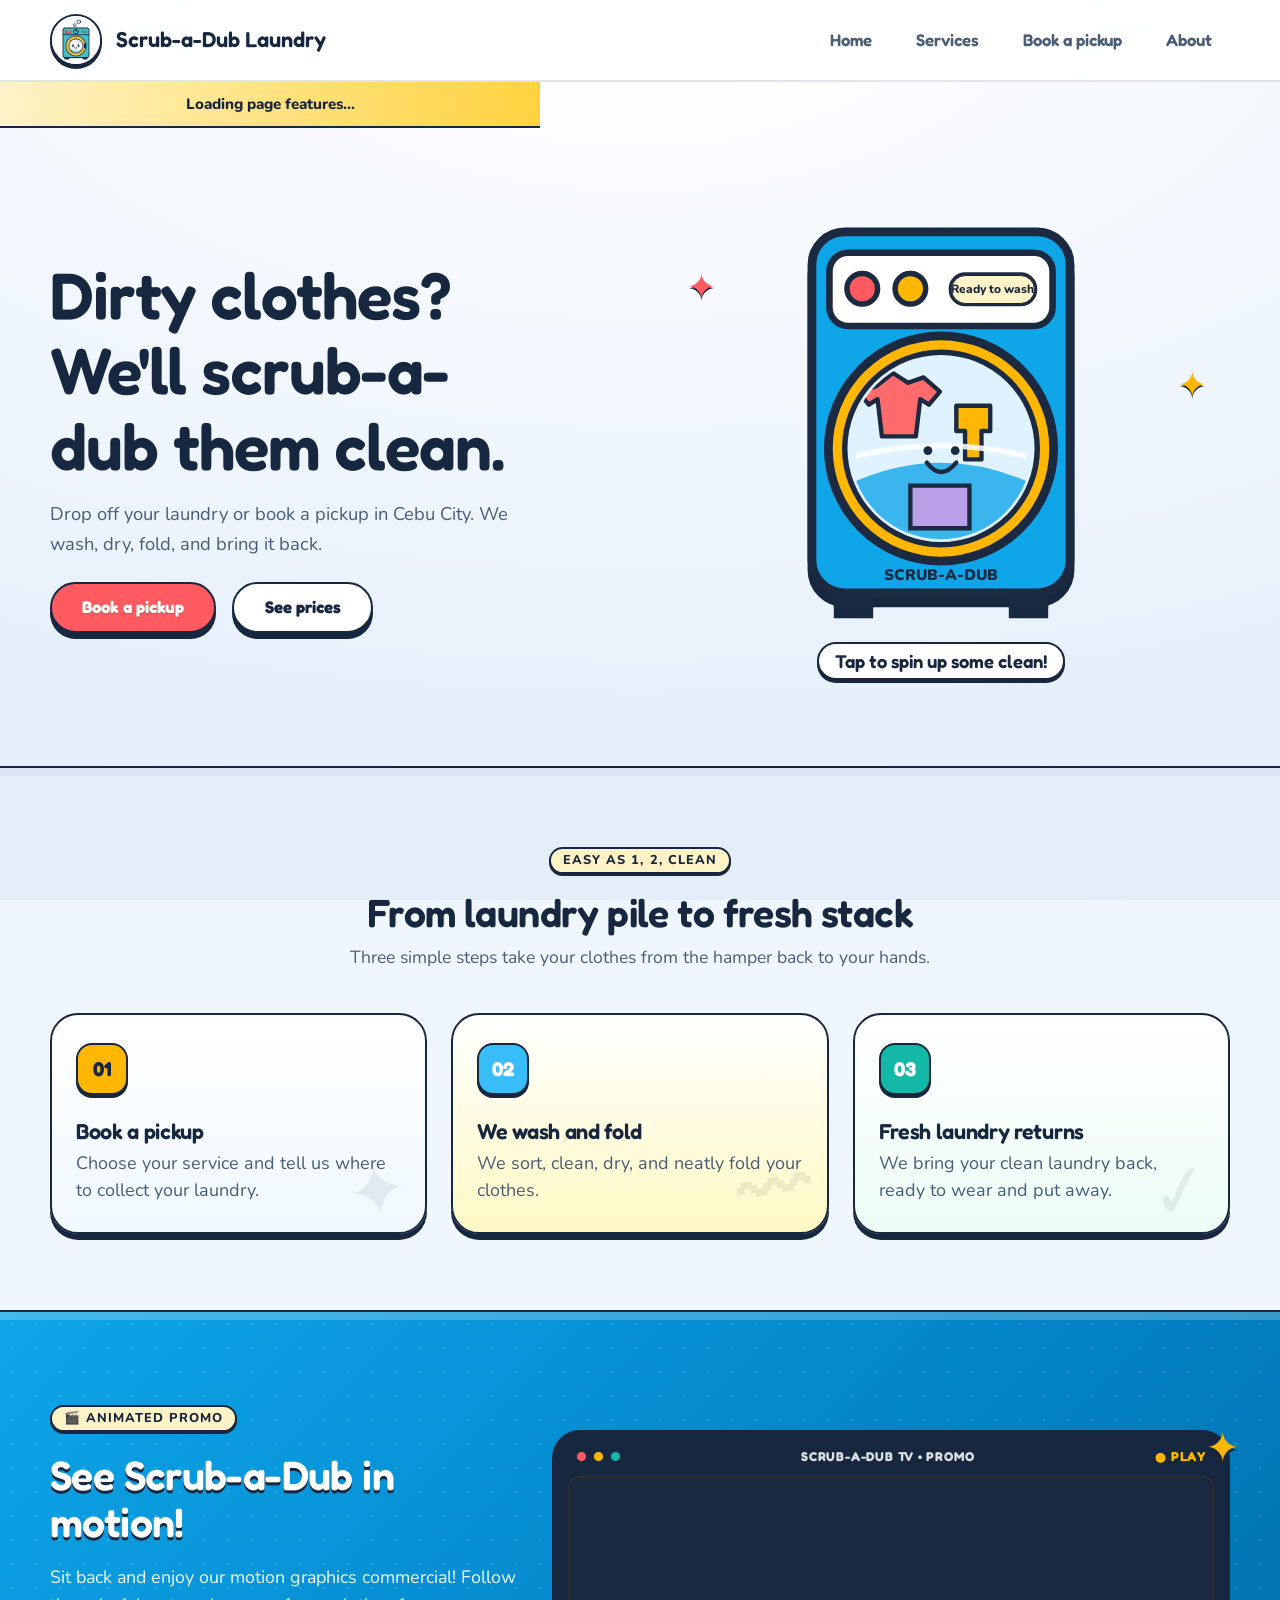
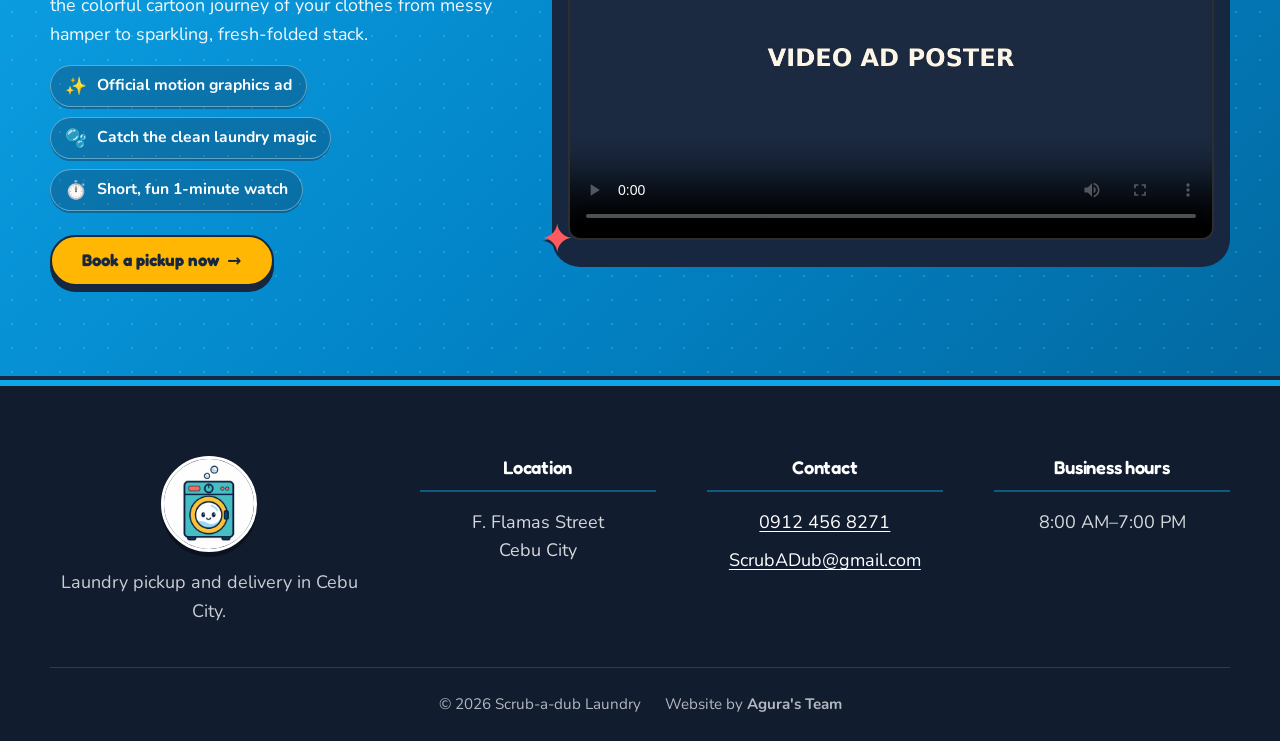
<file: index.html>
<!doctype html>
<html lang="en">
<head>
<meta charset="utf-8">
<meta name="viewport" content="width=device-width, initial-scale=1">
<title>Scrub-a-dub Laundry | Laundry pickup and delivery in Cebu City</title>
<meta name="description" content="Laundry pickup and delivery in Cebu City. Wash, dry, fold, and return.">
<link rel="icon" href="assets/logo-option-4.png">
<link rel="preconnect" href="https://fonts.googleapis.com"><link rel="preconnect" href="https://fonts.gstatic.com" crossorigin>
<link rel="stylesheet" href="https://fonts.googleapis.com/css2?family=Fredoka:wght@500;600&family=Nunito:wght@400;700&display=swap">
<link rel="stylesheet" href="style.css">
<link rel="stylesheet" href="https://pyscript.net/releases/2025.8.1/core.css">
<script type="module" src="https://pyscript.net/releases/2025.8.1/core.js"></script>
</head>
<body>
<div class="bubble-background" aria-hidden="true">
<i class="bubble-background__bubble"></i><i class="bubble-background__bubble"></i><i class="bubble-background__bubble"></i><i class="bubble-background__bubble"></i><i class="bubble-background__bubble"></i><i class="bubble-background__bubble"></i><i class="bubble-background__bubble"></i><i class="bubble-background__bubble"></i><i class="bubble-background__bubble"></i><i class="bubble-background__bubble"></i><i class="bubble-background__bubble"></i><i class="bubble-background__bubble"></i><i class="bubble-background__bubble"></i><i class="bubble-background__bubble"></i>
</div>
<header class="site-header"><div class="wrap bar">
<a class="brand" href="index.html"><img class="brand-mark" src="assets/logo-option-4.png" alt=""><span>Scrub-a-Dub Laundry</span></a>
<button id="nav-toggle" class="nav-toggle" aria-expanded="false" aria-controls="nav">Menu</button>
<nav id="nav" class="nav" aria-label="Main"><a href="index.html">Home</a><a href="services.html">Services</a><a href="order.html">Book a pickup</a><a href="about.html">About</a></nav>
</div></header>
<p id="loading" class="loading" role="status">Loading page features...</p>
<main>

<section class="hero"><div class="wrap grid12">
<div class="c-6"><h1>Dirty clothes? We'll scrub-a-dub them clean.</h1>
<p>Drop off your laundry or book a pickup in Cebu City. We wash, dry, fold, and bring it back.</p>
<div class="actions"><a class="btn" href="order.html">Book a pickup</a><a class="btn btn--ghost" href="services.html">See prices</a></div></div>
<div class="c-6 washer-scene">
<span class="washer-spark washer-spark--one" aria-hidden="true">✦</span><span class="washer-spark washer-spark--two" aria-hidden="true">✦</span>
<button id="machine" class="commercial-washer" type="button" aria-busy="false" aria-label="Start the washing machine">
<svg class="washer-illustration" viewBox="0 0 320 380" role="img" aria-labelledby="washer-title washer-description">
<title id="washer-title">Scrub-a-Dub cartoon washing machine</title><desc id="washer-description">A smiling teal washing machine with colorful laundry inside its round glass door.</desc>
<defs><clipPath id="washer-window-clip"><circle cx="160" cy="218" r="83"/></clipPath></defs>
<path d="M62 345h36v19H62zm160 0h36v19h-36z" fill="#1B2A41"/>
<rect x="42" y="20" width="236" height="330" rx="30" fill="#2EC4B6" stroke="#1B2A41" stroke-width="8"/>
<rect x="58" y="39" width="204" height="67" rx="17" fill="#FFF6E5" stroke="#1B2A41" stroke-width="6"/>
<circle cx="88" cy="72" r="14" fill="#FF6B6B" stroke="#1B2A41" stroke-width="5"/>
<circle cx="132" cy="72" r="14" fill="#FFD23F" stroke="#1B2A41" stroke-width="5"/>
<rect x="169" y="59" width="77" height="27" rx="13" fill="#fff" stroke="#1B2A41" stroke-width="4"/>
<circle cx="160" cy="218" r="103" fill="#FFD23F" stroke="#1B2A41" stroke-width="8"/>
<circle cx="160" cy="218" r="88" fill="#B9F1E9" stroke="#1B2A41" stroke-width="5"/>
<g class="washer-spin" clip-path="url(#washer-window-clip)">
<path d="M77 250q83-38 166 0v70H77z" fill="#2EC4B6" opacity=".78"/>
<path d="M101 161l15-12 14 9 14-5 15 13-10 12-8-5-4 34h-31l-4-34-8 5-10-12z" fill="#FF6B6B" stroke="#1B2A41" stroke-width="4" stroke-linejoin="round"/>
<path d="M174 179h31v23h-8v26h-15v-26h-8z" fill="#FFD23F" stroke="#1B2A41" stroke-width="4" stroke-linejoin="round"/>
<path d="M132 252h54v39h-54z" rx="8" fill="#B9A0E8" stroke="#1B2A41" stroke-width="4"/>
<path d="M82 225q78-19 156 0" fill="none" stroke="#fff" stroke-width="5" opacity=".85"/>
</g>
<g class="washer-smile" fill="#1B2A41"><circle cx="148" cy="220" r="4"/><circle cx="173" cy="220" r="4"/><path d="M147 231q13 17 27 0" fill="none" stroke="#1B2A41" stroke-width="4" stroke-linecap="round"/></g>
<text x="160" y="338" text-anchor="middle" fill="#1B2A41" font-family="Nunito, sans-serif" font-size="14" font-weight="900">SCRUB-A-DUB</text>
</svg>
<span id="status" class="washer-status" role="status">Ready to wash</span>
<span class="washer-burst" aria-hidden="true"><i></i><i></i><i></i><i></i><i></i><i></i><i></i><i></i><i></i><i></i><i></i><i></i></span>
</button>
<p class="washer-hint">Tap to spin up some clean!</p>
</div>
</div></section>
<section class="section how-it-works"><div class="wrap">
<div class="steps-heading"><span class="eyebrow">Easy as 1, 2, clean</span><h2>From laundry pile to fresh stack</h2><p>Three simple steps take your clothes from the hamper back to your hands.</p></div>
<ol class="steps">
<li><span class="num">01</span><div><h3>Book a pickup</h3><p>Choose your service and tell us where to collect your laundry.</p></div><span class="step-doodle" aria-hidden="true">✦</span></li>
<li><span class="num">02</span><div><h3>We wash and fold</h3><p>We sort, clean, dry, and neatly fold your clothes.</p></div><span class="step-doodle" aria-hidden="true">〰</span></li>
<li><span class="num">03</span><div><h3>Fresh laundry returns</h3><p>We bring your clean laundry back, ready to wear and put away.</p></div><span class="step-doodle" aria-hidden="true">✓</span></li>
</ol></div></section>
<section class="video-showcase"><div class="wrap grid12">
<div class="c-5 video-showcase__copy">
<span class="eyebrow">🎬 Animated Promo</span>
<h2>See Scrub-a-Dub in motion!</h2>
<p>Sit back and enjoy our motion graphics commercial! Follow the colorful cartoon journey of your clothes from messy hamper to sparkling, fresh-folded stack.</p>
<ul class="video-perks">
<li><span>✨</span> Official motion graphics ad</li>
<li><span>🫧</span> Catch the clean laundry magic</li>
<li><span>⏱️</span> Short, fun 1-minute watch</li>
</ul>
<div class="video-cta"><a class="btn" href="order.html">Book a pickup now <span aria-hidden="true">→</span></a></div>
</div>
<div class="c-7 video-showcase__media">
<div class="video-console">
<div class="video-console__header" aria-hidden="true">
<span class="console-dots"><i></i><i></i><i></i></span>
<span class="console-title">SCRUB-A-DUB TV • PROMO</span>
<span class="console-live">● PLAY</span>
</div>
<div class="video-frame">
<video controls preload="metadata" poster="assets/ad-poster.jpg">
<source src="assets/ad.mp4" type="video/mp4">
Your browser can't play this video.
</video>
</div>
</div>
<span class="console-spark console-spark--one" aria-hidden="true">✦</span>
<span class="console-spark console-spark--two" aria-hidden="true">✦</span>
</div>
</div></section>
</main>
<footer class="site-footer"><div class="wrap footer-wrap">
<div class="footer-grid">
<section class="footer-brand"><img src="assets/logo-option-4.png" alt="Scrub-a-Dub Laundry logo" width="96" height="96"><p>Laundry pickup and delivery in Cebu City.</p></section>
<section class="footer-column"><h2>Location</h2><address>F. Flamas Street<br>Cebu City</address></section>
<section class="footer-column"><h2>Contact</h2><p><a href="tel:+639124568271">0912 456 8271</a><a href="mailto:ScrubADub@gmail.com">ScrubADub@gmail.com</a></p></section>
<section class="footer-column"><h2>Business hours</h2><p>8:00 AM–7:00 PM</p></section>
</div><div class="footer-bottom"><span>© 2026 Scrub-a-dub Laundry</span><span>Website by <strong>Agura's Team</strong></span></div>
</div></footer>
<script type="py" config="./pyscript.toml">
import nav, washing_machine, background_bubbles
from pyscript import document
document.querySelector("#loading").remove()
</script>
</body>
</html>
</file>
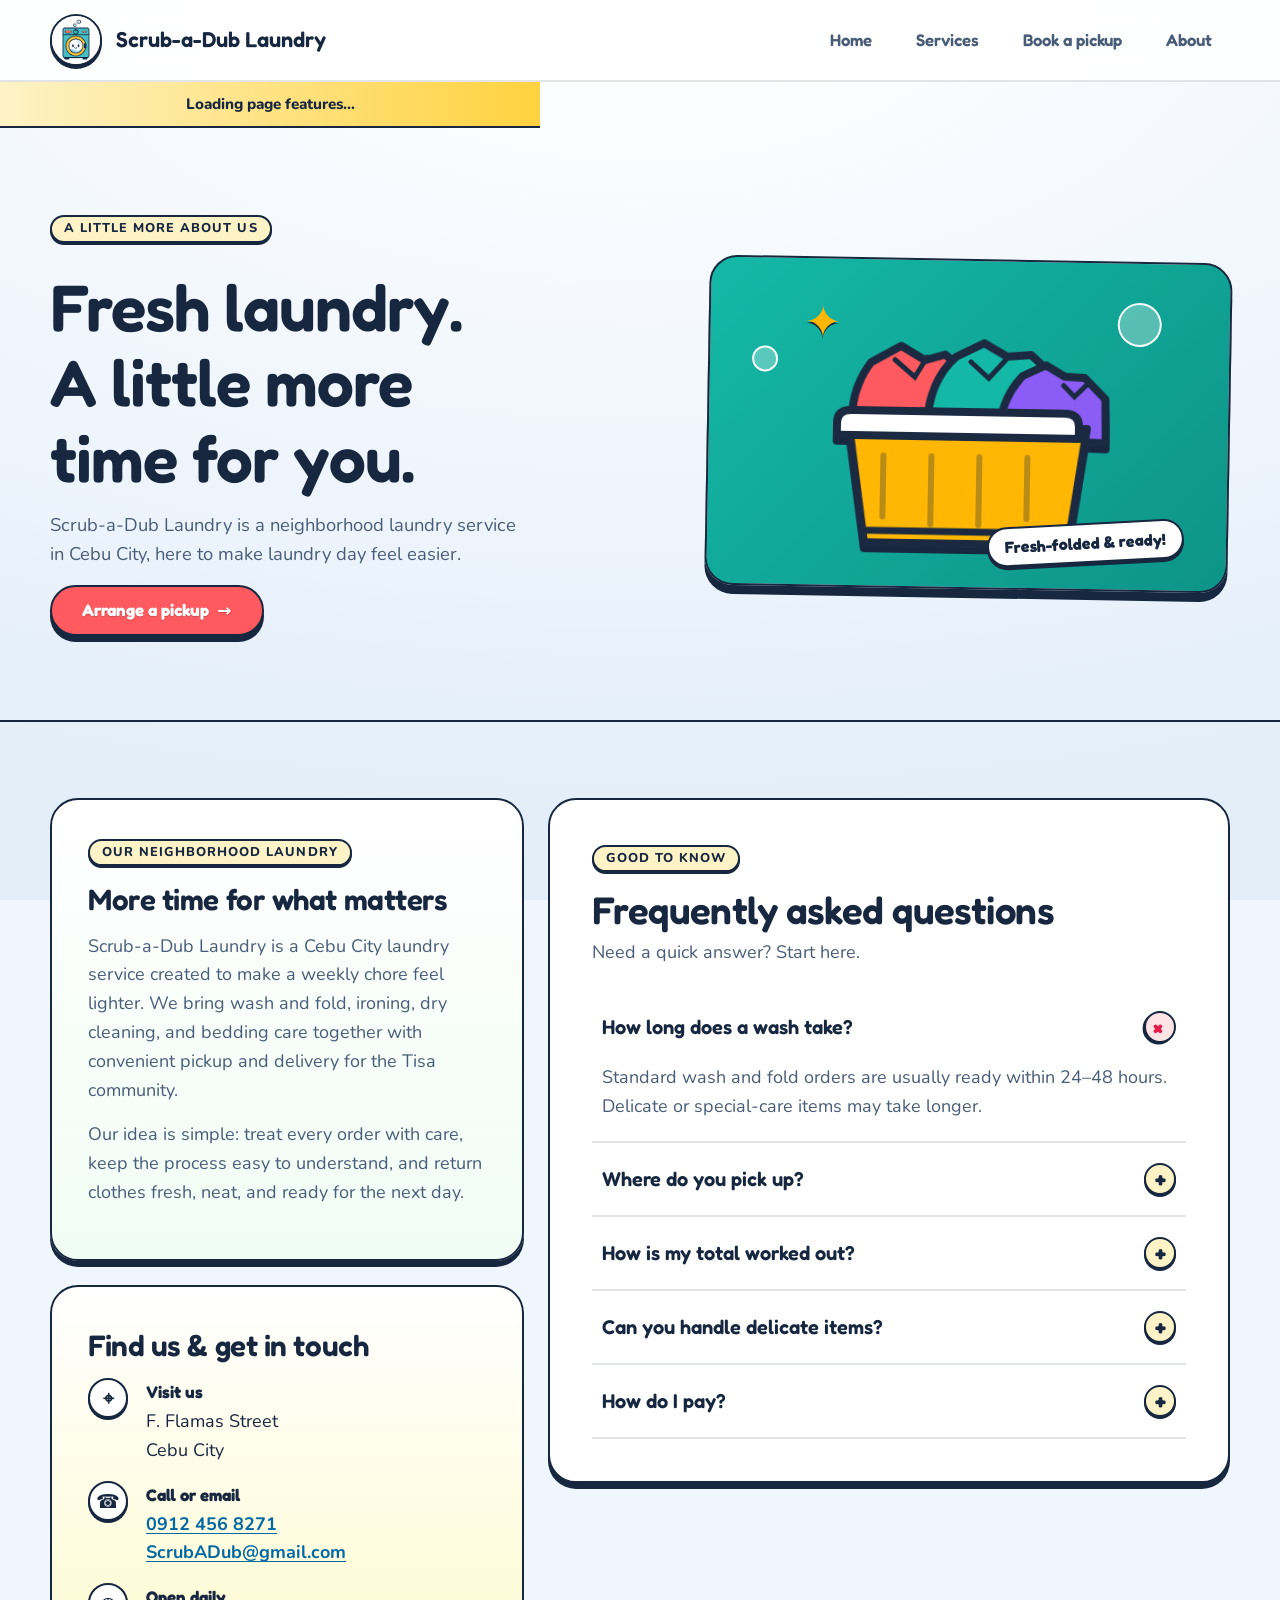
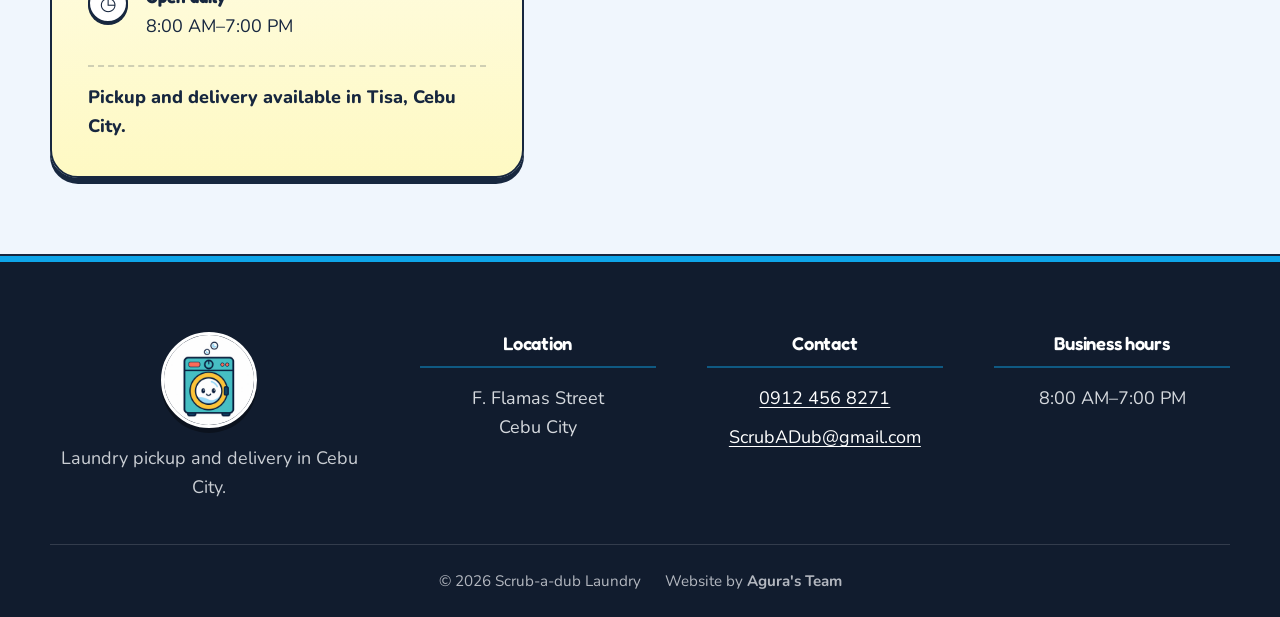
<file: about.html>
<!doctype html>
<html lang="en">
<head>
<meta charset="utf-8">
<meta name="viewport" content="width=device-width, initial-scale=1">
<title>About | Scrub-a-dub Laundry</title>
<meta name="description" content="About Scrub-a-dub Laundry, hours, and common questions.">
<link rel="icon" href="assets/logo-option-4.png">
<link rel="preconnect" href="https://fonts.googleapis.com"><link rel="preconnect" href="https://fonts.gstatic.com" crossorigin>
<link rel="stylesheet" href="https://fonts.googleapis.com/css2?family=Fredoka:wght@500;600&family=Nunito:wght@400;700&display=swap">
<link rel="stylesheet" href="style.css">
<link rel="stylesheet" href="https://pyscript.net/releases/2025.8.1/core.css">
<script type="module" src="https://pyscript.net/releases/2025.8.1/core.js"></script>
</head>
<body>
<div class="bubble-background" aria-hidden="true">
<i class="bubble-background__bubble"></i><i class="bubble-background__bubble"></i><i class="bubble-background__bubble"></i><i class="bubble-background__bubble"></i><i class="bubble-background__bubble"></i><i class="bubble-background__bubble"></i><i class="bubble-background__bubble"></i><i class="bubble-background__bubble"></i><i class="bubble-background__bubble"></i><i class="bubble-background__bubble"></i><i class="bubble-background__bubble"></i><i class="bubble-background__bubble"></i><i class="bubble-background__bubble"></i><i class="bubble-background__bubble"></i>
</div>
<header class="site-header"><div class="wrap bar">
<a class="brand" href="index.html"><img class="brand-mark" src="assets/logo-option-4.png" alt=""><span>Scrub-a-Dub Laundry</span></a>
<button id="nav-toggle" class="nav-toggle" aria-expanded="false" aria-controls="nav">Menu</button>
<nav id="nav" class="nav" aria-label="Main"><a href="index.html">Home</a><a href="services.html">Services</a><a href="order.html">Book a pickup</a><a href="about.html">About</a></nav>
</div></header>
<p id="loading" class="loading" role="status">Loading page features...</p>
<main>

<section class="about-hero"><div class="wrap about-hero-grid">
<div class="about-intro"><span class="eyebrow">A little more about us</span><h1>Fresh laundry. A little more time for you.</h1><p>Scrub-a-Dub Laundry is a neighborhood laundry service in Cebu City, here to make laundry day feel easier.</p><a class="btn" href="order.html">Arrange a pickup <span aria-hidden="true">→</span></a></div>
<div class="about-art" aria-hidden="true"><span class="about-art__bubble about-art__bubble--one"></span><span class="about-art__bubble about-art__bubble--two"></span><span class="about-art__spark">✦</span><svg class="about-art__laundry" viewBox="0 0 420 300" role="presentation">
<g class="about-art__clothes">
<path class="about-art__cloth about-art__cloth--coral" d="M102 166c-15-20-6-54 10-76l30-17 24 14 20-6 29 22 8 63z" fill="#FF6B6B" stroke="#1B2A41" stroke-width="8" stroke-linejoin="round"/>
<path class="about-art__cloth about-art__cloth--teal" d="M175 165c-12-25 0-62 22-82l28-14 23 13 24-2 27 24 7 62z" fill="#2EC4B6" stroke="#1B2A41" stroke-width="8" stroke-linejoin="round"/>
<path class="about-art__cloth about-art__cloth--purple" d="M245 164c-7-20 3-46 19-63l23-11 19 11 20 1 21 21 1 44z" fill="#B9A0E8" stroke="#1B2A41" stroke-width="8" stroke-linejoin="round"/>
<path d="m136 87 20 17 12-20m44 4 18 16 17-19m58 25 11 11 12-12" fill="none" stroke="#1B2A41" stroke-width="5" stroke-linecap="round"/>
</g>
<g class="about-art__basket"><path d="M91 153h238l-17 117H108z" fill="#FFD23F" stroke="#1B2A41" stroke-width="8" stroke-linejoin="round"/><path d="M79 151q0-13 14-13h214q14 0 14 13v12H79z" fill="#FFF6E5" stroke="#1B2A41" stroke-width="8" stroke-linejoin="round"/><path d="M126 183v61m48-61v68m48-68v68m48-68v61" stroke="#1B2A41" stroke-width="6" stroke-linecap="round" opacity=".3"/><path d="M111 258h198" stroke="#1B2A41" stroke-width="7" stroke-linecap="round"/></g>
</svg><span class="about-art__label">Fresh-folded &amp; ready!</span></div>
</div></section>
<section class="section about-details"><div class="wrap about-layout">
<div class="about-side"><article class="story-card"><span class="eyebrow">Our neighborhood laundry</span><h2>More time for what matters</h2><p>Scrub-a-Dub Laundry is a Cebu City laundry service created to make a weekly chore feel lighter. We bring wash and fold, ironing, dry cleaning, and bedding care together with convenient pickup and delivery for the Tisa community.</p><p>Our idea is simple: treat every order with care, keep the process easy to understand, and return clothes fresh, neat, and ready for the next day.</p></article>
<section class="contact-card"><h2>Find us &amp; get in touch</h2><address><span class="contact-icon" aria-hidden="true">⌖</span><span><strong>Visit us</strong><br>F. Flamas Street<br>Cebu City</span></address><div class="contact-detail"><span class="contact-icon" aria-hidden="true">☎</span><span><strong>Call or email</strong><br><a href="tel:+639124568271">0912 456 8271</a><br><a href="mailto:ScrubADub@gmail.com">ScrubADub@gmail.com</a></span></div><div class="contact-detail"><span class="contact-icon" aria-hidden="true">◷</span><span><strong>Open daily</strong><br>8:00 AM–7:00 PM</span></div><p class="pickup-note">Pickup and delivery available in Tisa, Cebu City.</p></section></div>
<section class="about-faq-card" aria-labelledby="faq-title"><div class="about-faq-heading"><span class="eyebrow">Good to know</span><h2 id="faq-title">Frequently asked questions</h2><p>Need a quick answer? Start here.</p></div><ul class="faq">
<li class="faq-item open"><button class="faq-q" id="faq-q-1" aria-expanded="true" aria-controls="faq-a-1">How long does a wash take?</button><div class="faq-a" id="faq-a-1" role="region" aria-labelledby="faq-q-1"><div><p>Standard wash and fold orders are usually ready within 24–48 hours. Delicate or special-care items may take longer.</p></div></div></li>
<li class="faq-item"><button class="faq-q" id="faq-q-2" aria-expanded="false" aria-controls="faq-a-2">Where do you pick up?</button><div class="faq-a" id="faq-a-2" role="region" aria-labelledby="faq-q-2"><div><p>Pickup and delivery are available in Tisa, Cebu City.</p></div></div></li>
<li class="faq-item"><button class="faq-q" id="faq-q-3" aria-expanded="false" aria-controls="faq-a-3">How is my total worked out?</button><div class="faq-a" id="faq-a-3" role="region" aria-labelledby="faq-q-3"><div><p>Your total depends on the service and laundry weight, plus any rush or delivery options. Try the calculator on the Services page.</p></div></div></li>
<li class="faq-item"><button class="faq-q" id="faq-q-4" aria-expanded="false" aria-controls="faq-a-4">Can you handle delicate items?</button><div class="faq-a" id="faq-a-4" role="region" aria-labelledby="faq-q-4"><div><p>Yes. Please point out delicate pieces and check the care label when you book. We'll separate them and follow the garment instructions; items needing special treatment will be confirmed with you first.</p></div></div></li>
<li class="faq-item"><button class="faq-q" id="faq-q-5" aria-expanded="false" aria-controls="faq-a-5">How do I pay?</button><div class="faq-a" id="faq-a-5" role="region" aria-labelledby="faq-q-5"><div><p>Pay by GCash, Maya, or cash when your laundry is picked up or delivered.</p></div></div></li>
</ul></section></div></section>
</main>
<footer class="site-footer"><div class="wrap footer-wrap">
<div class="footer-grid">
<section class="footer-brand"><img src="assets/logo-option-4.png" alt="Scrub-a-Dub Laundry logo" width="96" height="96"><p>Laundry pickup and delivery in Cebu City.</p></section>
<section class="footer-column"><h2>Location</h2><address>F. Flamas Street<br>Cebu City</address></section>
<section class="footer-column"><h2>Contact</h2><p><a href="tel:+639124568271">0912 456 8271</a><a href="mailto:ScrubADub@gmail.com">ScrubADub@gmail.com</a></p></section>
<section class="footer-column"><h2>Business hours</h2><p>8:00 AM–7:00 PM</p></section>
</div><div class="footer-bottom"><span>© 2026 Scrub-a-dub Laundry</span><span>Website by <strong>Agura's Team</strong></span></div>
</div></footer>
<script type="py" config="./pyscript.toml">
import nav, faq, background_bubbles
from pyscript import document
document.querySelector("#loading").remove()
</script>
</body>
</html>
</file>
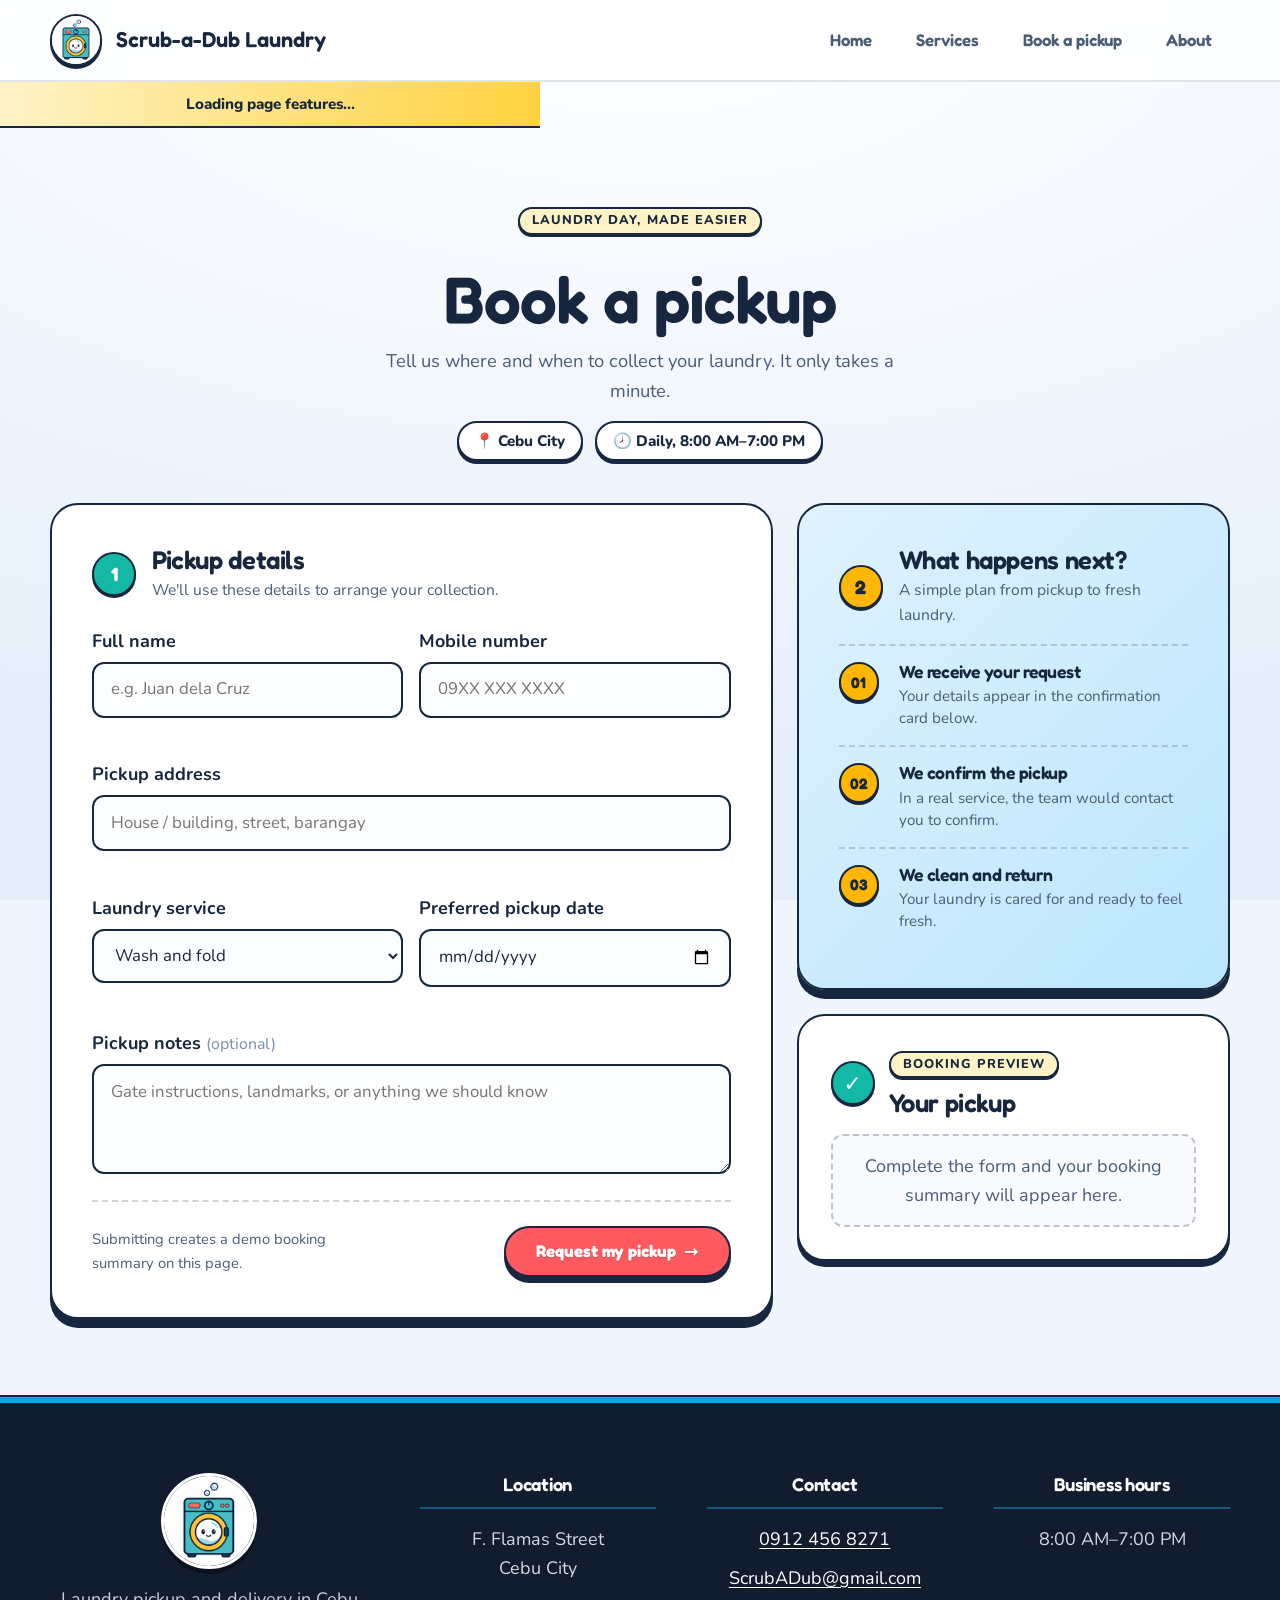
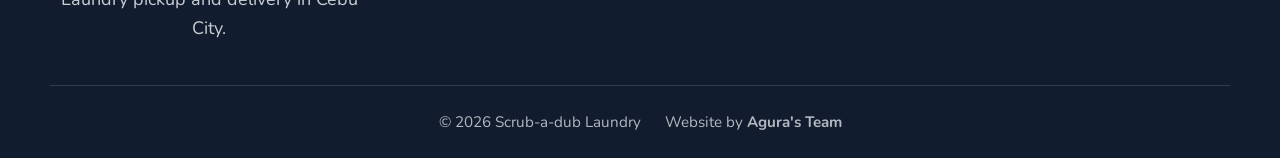
<file: order.html>
<!doctype html>
<html lang="en">
<head>
<meta charset="utf-8">
<meta name="viewport" content="width=device-width, initial-scale=1">
<title>Book a pickup | Scrub-a-dub Laundry</title>
<meta name="description" content="Book a laundry pickup in Cebu City.">
<link rel="icon" href="assets/logo-option-4.png">
<link rel="preconnect" href="https://fonts.googleapis.com"><link rel="preconnect" href="https://fonts.gstatic.com" crossorigin>
<link rel="stylesheet" href="https://fonts.googleapis.com/css2?family=Fredoka:wght@500;600&family=Nunito:wght@400;700&display=swap">
<link rel="stylesheet" href="style.css">
<link rel="stylesheet" href="https://pyscript.net/releases/2025.8.1/core.css">
<script type="module" src="https://pyscript.net/releases/2025.8.1/core.js"></script>
</head>
<body>
<div class="bubble-background" aria-hidden="true">
<i class="bubble-background__bubble"></i><i class="bubble-background__bubble"></i><i class="bubble-background__bubble"></i><i class="bubble-background__bubble"></i><i class="bubble-background__bubble"></i><i class="bubble-background__bubble"></i><i class="bubble-background__bubble"></i><i class="bubble-background__bubble"></i><i class="bubble-background__bubble"></i><i class="bubble-background__bubble"></i><i class="bubble-background__bubble"></i><i class="bubble-background__bubble"></i><i class="bubble-background__bubble"></i><i class="bubble-background__bubble"></i>
</div>
<header class="site-header"><div class="wrap bar">
<a class="brand" href="index.html"><img class="brand-mark" src="assets/logo-option-4.png" alt=""><span>Scrub-a-Dub Laundry</span></a>
<button id="nav-toggle" class="nav-toggle" aria-expanded="false" aria-controls="nav">Menu</button>
<nav id="nav" class="nav" aria-label="Main"><a href="index.html">Home</a><a href="services.html">Services</a><a href="order.html">Book a pickup</a><a href="about.html">About</a></nav>
</div></header>
<p id="loading" class="loading" role="status">Loading page features...</p>
<main>

<section class="booking-hero"><div class="wrap">
<div class="booking-heading"><span class="eyebrow">Laundry day, made easier</span><h1>Book a pickup</h1><p>Tell us where and when to collect your laundry. It only takes a minute.</p><div class="booking-pills"><span>📍 Cebu City</span><span>🕗 Daily, 8:00 AM–7:00 PM</span></div></div>
<div class="booking-layout">
<section class="booking-form-card" aria-labelledby="booking-form-title">
<div class="booking-card-heading"><span class="step-chip">1</span><div><h2 id="booking-form-title">Pickup details</h2><p>We'll use these details to arrange your collection.</p></div></div>
<form id="booking-form" novalidate>
<div class="booking-fields">
<div class="field" id="f-name"><label for="b-name">Full name</label><input id="b-name" class="in" type="text" autocomplete="name" placeholder="e.g. Juan dela Cruz"><p class="err" id="e-name"></p></div>
<div class="field" id="f-phone"><label for="b-phone">Mobile number</label><input id="b-phone" class="in" type="tel" placeholder="09XX XXX XXXX" autocomplete="tel"><p class="err" id="e-phone"></p></div>
<div class="field booking-wide" id="f-address"><label for="b-address">Pickup address</label><input id="b-address" class="in" type="text" placeholder="House / building, street, barangay" autocomplete="street-address"><p class="err" id="e-address"></p></div>
<div class="field"><label for="b-service">Laundry service</label><select id="b-service" class="in"><option value="wash">Wash and fold</option><option value="dry">Dry cleaning</option><option value="iron">Ironing</option><option value="bed">Bedding</option></select></div>
<div class="field" id="f-date"><label for="b-date">Preferred pickup date</label><input id="b-date" class="in" type="date"><p class="err" id="e-date"></p></div>
<div class="field booking-wide"><label for="b-notes">Pickup notes <span class="label-soft">(optional)</span></label><textarea id="b-notes" class="in" rows="3" placeholder="Gate instructions, landmarks, or anything we should know"></textarea></div>
</div>
<div class="booking-submit"><p>Submitting creates a demo booking summary on this page.</p><button class="btn" type="submit">Request my pickup <span aria-hidden="true">→</span></button></div>
</form></section>
<div class="booking-side">
<section class="next-card"><div class="booking-card-heading"><span class="step-chip step-chip--sun">2</span><div><h2>What happens next?</h2><p>A simple plan from pickup to fresh laundry.</p></div></div>
<ol class="pickup-steps"><li><span>01</span><div><h3>We receive your request</h3><p>Your details appear in the confirmation card below.</p></div></li><li><span>02</span><div><h3>We confirm the pickup</h3><p>In a real service, the team would contact you to confirm.</p></div></li><li><span>03</span><div><h3>We clean and return</h3><p>Your laundry is cared for and ready to feel fresh.</p></div></li></ol></section>
<aside id="confirmation" class="confirm booking-confirm" tabindex="-1" aria-live="polite"><div class="confirm-top"><span class="confirm-icon" aria-hidden="true">✓</span><div><span class="eyebrow">Booking preview</span><h2>Your pickup</h2></div></div>
<p id="c-empty" class="confirm-empty">Complete the form and your booking summary will appear here.</p>
<div id="ticket" class="ticket" hidden><span class="stamp">BOOKED</span><h3>Thanks, <span id="c-name"></span></h3><dl>
<div class="line"><dt>Reference</dt><dd id="c-ref"></dd></div>
<div class="line"><dt>Service</dt><dd id="c-service"></dd></div>
<div class="line"><dt>Pickup date</dt><dd id="c-date"></dd></div></dl>
<p class="small mt">Demo only: this request is not sent to a real laundry service.</p></div>
</aside></div></div></section>
</main>
<footer class="site-footer"><div class="wrap footer-wrap">
<div class="footer-grid">
<section class="footer-brand"><img src="assets/logo-option-4.png" alt="Scrub-a-Dub Laundry logo" width="96" height="96"><p>Laundry pickup and delivery in Cebu City.</p></section>
<section class="footer-column"><h2>Location</h2><address>F. Flamas Street<br>Cebu City</address></section>
<section class="footer-column"><h2>Contact</h2><p><a href="tel:+639124568271">0912 456 8271</a><a href="mailto:ScrubADub@gmail.com">ScrubADub@gmail.com</a></p></section>
<section class="footer-column"><h2>Business hours</h2><p>8:00 AM–7:00 PM</p></section>
</div><div class="footer-bottom"><span>© 2026 Scrub-a-dub Laundry</span><span>Website by <strong>Agura's Team</strong></span></div>
</div></footer>
<script type="py" config="./pyscript.toml">
import nav, booking, background_bubbles
from pyscript import document
document.querySelector("#loading").remove()
</script>
</body>
</html>
</file>
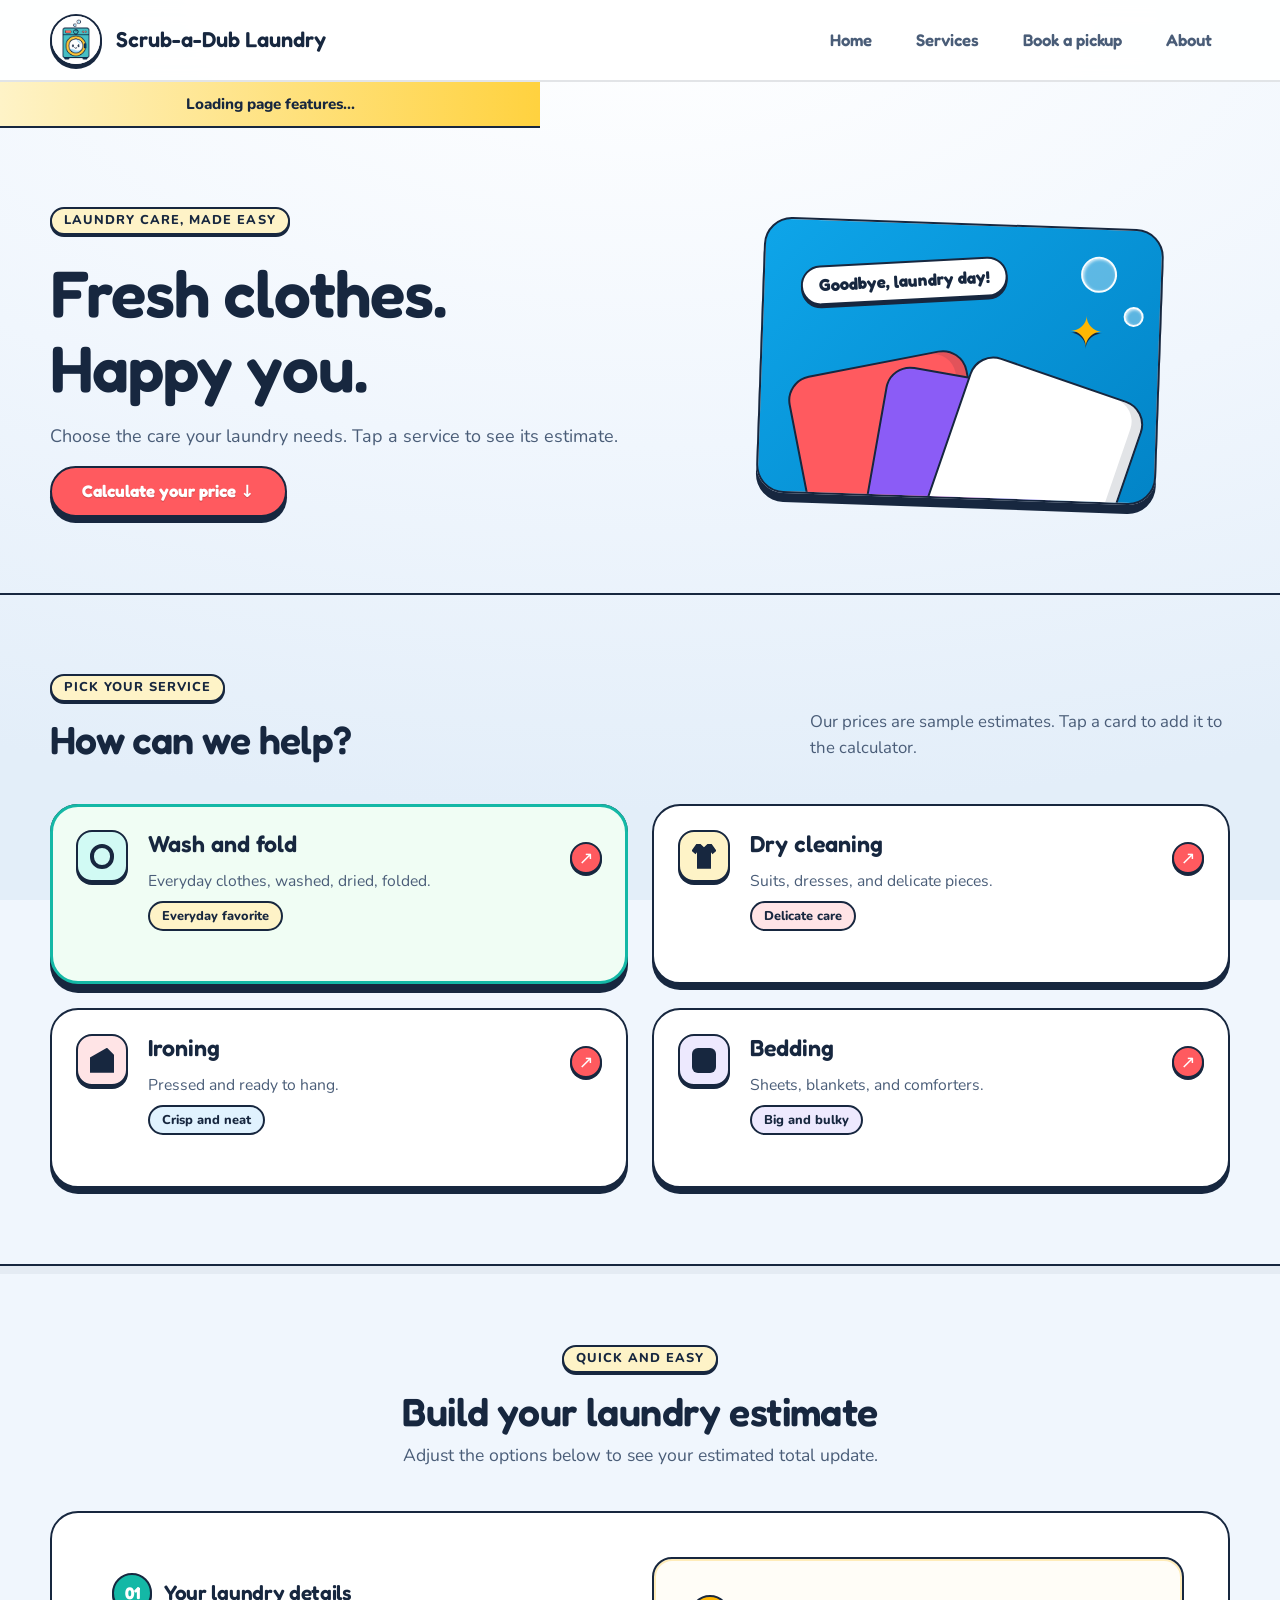
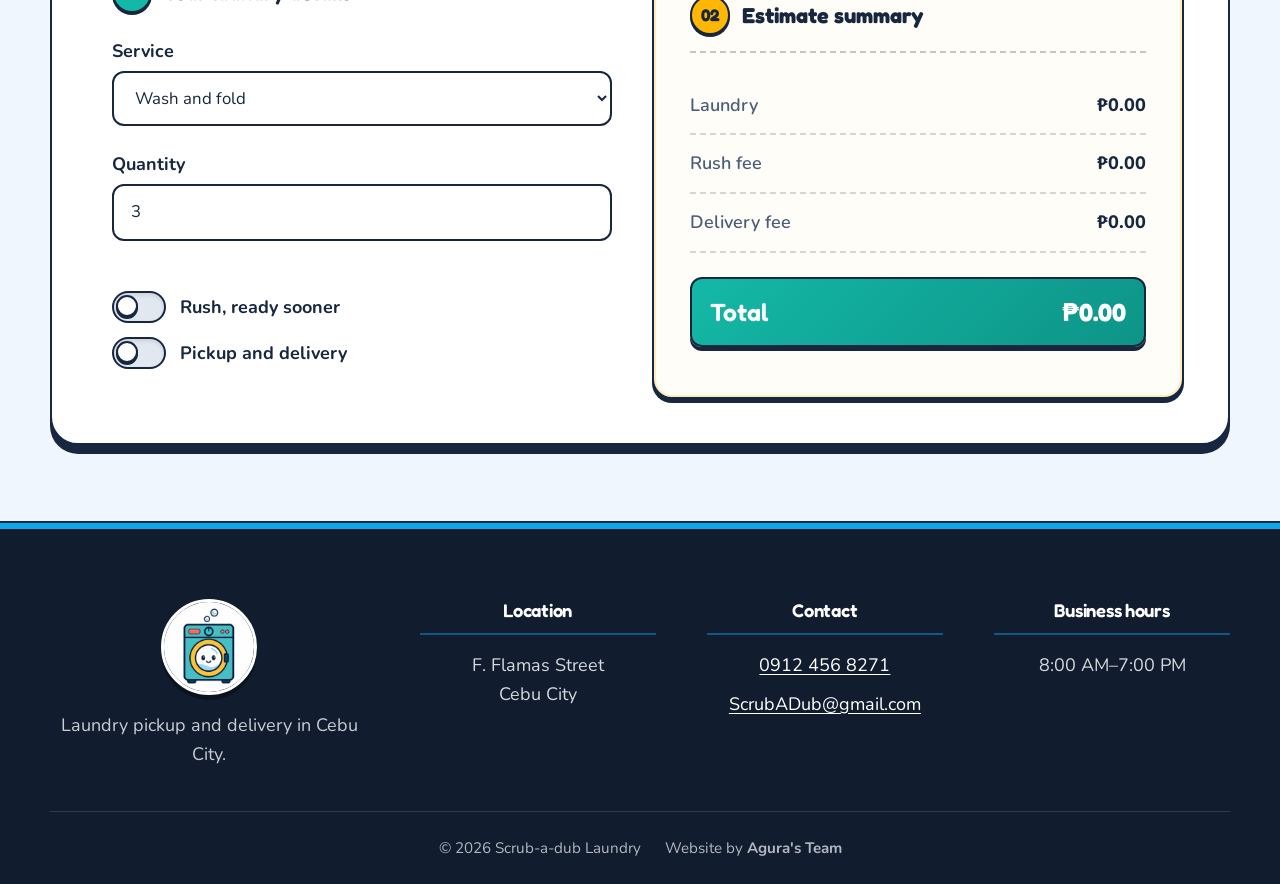
<file: services.html>
<!doctype html>
<html lang="en">
<head>
<meta charset="utf-8">
<meta name="viewport" content="width=device-width, initial-scale=1">
<title>Services and prices | Scrub-a-dub Laundry</title>
<meta name="description" content="Laundry services and a price calculator.">
<link rel="icon" href="assets/logo-option-4.png">
<link rel="preconnect" href="https://fonts.googleapis.com"><link rel="preconnect" href="https://fonts.gstatic.com" crossorigin>
<link rel="stylesheet" href="https://fonts.googleapis.com/css2?family=Fredoka:wght@500;600&family=Nunito:wght@400;700&display=swap">
<link rel="stylesheet" href="style.css">
<link rel="stylesheet" href="https://pyscript.net/releases/2025.8.1/core.css">
<script type="module" src="https://pyscript.net/releases/2025.8.1/core.js"></script>
</head>
<body>
<div class="bubble-background" aria-hidden="true">
<i class="bubble-background__bubble"></i><i class="bubble-background__bubble"></i><i class="bubble-background__bubble"></i><i class="bubble-background__bubble"></i><i class="bubble-background__bubble"></i><i class="bubble-background__bubble"></i><i class="bubble-background__bubble"></i><i class="bubble-background__bubble"></i><i class="bubble-background__bubble"></i><i class="bubble-background__bubble"></i><i class="bubble-background__bubble"></i><i class="bubble-background__bubble"></i><i class="bubble-background__bubble"></i><i class="bubble-background__bubble"></i>
</div>
<header class="site-header"><div class="wrap bar">
<a class="brand" href="index.html"><img class="brand-mark" src="assets/logo-option-4.png" alt=""><span>Scrub-a-Dub Laundry</span></a>
<button id="nav-toggle" class="nav-toggle" aria-expanded="false" aria-controls="nav">Menu</button>
<nav id="nav" class="nav" aria-label="Main"><a href="index.html">Home</a><a href="services.html">Services</a><a href="order.html">Book a pickup</a><a href="about.html">About</a></nav>
</div></header>
<p id="loading" class="loading" role="status">Loading page features...</p>
<main>

<section class="services-hero"><div class="wrap services-intro">
<div><span class="eyebrow">Laundry care, made easy</span><h1>Fresh clothes.<br>Happy you.</h1><p>Choose the care your laundry needs. Tap a service to see its estimate.</p><a class="btn" href="#calculator">Calculate your price ↓</a></div>
<div class="services-promo" aria-hidden="true"><span class="promo-spark">✦</span><span class="promo-bubble promo-bubble--one"></span><span class="promo-bubble promo-bubble--two"></span><span class="promo-label">Goodbye, laundry day!</span><span class="promo-fold promo-fold--one"></span><span class="promo-fold promo-fold--two"></span><span class="promo-fold promo-fold--three"></span></div>
</div></section>
<section class="section service-section"><div class="wrap">
<div class="section-heading"><div><span class="eyebrow">Pick your service</span><h2>How can we help?</h2></div><p>Our prices are sample estimates. Tap a card to add it to the calculator.</p></div>
<ul class="svc-list">
<li><button class="svc" data-service="wash" aria-pressed="true"><span class="ico ico--wash" aria-hidden="true"></span><span class="svc-copy"><span class="name">Wash and fold</span><span class="svc-desc">Everyday clothes, washed, dried, folded.</span><span class="svc-tag">Everyday favorite</span></span><span class="svc-end"><span class="price"></span><span class="svc-arrow" aria-hidden="true">↗</span></span></button></li>
<li><button class="svc" data-service="dry" aria-pressed="false"><span class="ico ico--dry" aria-hidden="true"></span><span class="svc-copy"><span class="name">Dry cleaning</span><span class="svc-desc">Suits, dresses, and delicate pieces.</span><span class="svc-tag">Delicate care</span></span><span class="svc-end"><span class="price"></span><span class="svc-arrow" aria-hidden="true">↗</span></span></button></li>
<li><button class="svc" data-service="iron" aria-pressed="false"><span class="ico ico--iron" aria-hidden="true"></span><span class="svc-copy"><span class="name">Ironing</span><span class="svc-desc">Pressed and ready to hang.</span><span class="svc-tag">Crisp and neat</span></span><span class="svc-end"><span class="price"></span><span class="svc-arrow" aria-hidden="true">↗</span></span></button></li>
<li><button class="svc" data-service="bed" aria-pressed="false"><span class="ico ico--bed" aria-hidden="true"></span><span class="svc-copy"><span class="name">Bedding</span><span class="svc-desc">Sheets, blankets, and comforters.</span><span class="svc-tag">Big and bulky</span></span><span class="svc-end"><span class="price"></span><span class="svc-arrow" aria-hidden="true">↗</span></span></button></li>
</ul></div></section>
<section class="calculator-section" id="calculator"><div class="wrap">
<div class="calculator-heading"><span class="eyebrow">Quick and easy</span><h2>Build your laundry estimate</h2><p>Adjust the options below to see your estimated total update.</p></div>
<div class="calculator-panel grid12">
<div class="c-6 fields"><div class="calculator-fields-heading"><span class="step-chip">01</span><h3>Your laundry details</h3></div>
<div class="field"><label for="service">Service</label><select id="service" class="in"><option value="wash">Wash and fold</option><option value="dry">Dry cleaning</option><option value="iron">Ironing</option><option value="bed">Bedding</option></select></div>
<div class="field"><label for="kilos" id="qty-label">Quantity</label><input id="kilos" class="in" type="number" min="1" max="100" step="0.5" value="3"><p id="calc-msg" class="msg" role="alert"></p></div>
<label class="toggle"><input type="checkbox" id="rush"><span class="track"></span>Rush, ready sooner</label>
<label class="toggle"><input type="checkbox" id="delivery"><span class="track"></span>Pickup and delivery</label></div>
<div class="c-6"><div class="receipt" aria-live="polite"><div class="receipt-heading"><span class="step-chip step-chip--sun">02</span><span>Estimate summary</span></div><dl>
<div class="line"><dt>Laundry</dt><dd id="r-sub">₱0.00</dd></div>
<div class="line"><dt>Rush fee</dt><dd id="r-rush">₱0.00</dd></div>
<div class="line"><dt>Delivery fee</dt><dd id="r-del">₱0.00</dd></div>
<div class="line total"><dt>Total</dt><dd id="r-total">₱0.00</dd></div></dl></div></div>
</div></div></section>
</main>
<footer class="site-footer"><div class="wrap footer-wrap">
<div class="footer-grid">
<section class="footer-brand"><img src="assets/logo-option-4.png" alt="Scrub-a-Dub Laundry logo" width="96" height="96"><p>Laundry pickup and delivery in Cebu City.</p></section>
<section class="footer-column"><h2>Location</h2><address>F. Flamas Street<br>Cebu City</address></section>
<section class="footer-column"><h2>Contact</h2><p><a href="tel:+639124568271">0912 456 8271</a><a href="mailto:ScrubADub@gmail.com">ScrubADub@gmail.com</a></p></section>
<section class="footer-column"><h2>Business hours</h2><p>8:00 AM–7:00 PM</p></section>
</div><div class="footer-bottom"><span>© 2026 Scrub-a-dub Laundry</span><span>Website by <strong>Agura's Team</strong></span></div>
</div></footer>
<script type="py" config="./pyscript.toml">
import nav, calculator, background_bubbles
from pyscript import document
document.querySelector("#loading").remove()
</script>
</body>
</html>
</file>
<file: style.css>
/* ==========================================================================
   Scrub-a-Dub Laundry — Modern Cartoon Re-Design
   Handcrafted, playful, animated, clean & vibrant.
   ========================================================================== */

/* 1. Design Tokens */
:root {
  /* Vibrant Fresh Laundry Palette */
  --ink: #17273F;
  --ink-soft: #4A5D78;
  --ink-muted: #8397B0;
  --navy: var(--ink);

  /* Backgrounds & Canvas */
  --bg-sky: #F0F6FD;
  --bg-sky-alt: #E6F0FA;
  --surface: #FFFFFF;
  --surface-alt: #F8FAFD;
  --cream: #FFFDF6;

  /* Fresh Bubbly Accents */
  --teal: #14B8A6;
  --teal-deep: #0D9488;
  --teal-light: #D1FAF4;
  --mint: #A7F3D0;

  --cyan: #0284C7;
  --cyan-deep: #0369A1;
  --cyan-light: #E0F2FE;

  --sun: #FFB703;
  --sun-deep: #F59E0B;
  --sun-light: #FEF3C7;

  --coral: #FF5A5F;
  --coral-deep: #E11D48;
  --coral-light: #FFE4E6;

  --lilac: #8B5CF6;
  --lilac-light: #EDE9FE;

  /* Typography */
  --f-head: "Fredoka", system-ui, -apple-system, sans-serif;
  --f-body: "Nunito", system-ui, -apple-system, sans-serif;

  /* Spacing */
  --s1: 6px;
  --s2: 10px;
  --s3: 16px;
  --s4: 24px;
  --s5: 42px;
  --s6: 76px;

  /* Border Radii */
  --r-sm: 12px;
  --r: 20px;
  --r-lg: 28px;
  --r-pill: 9999px;

  /* Cartoon 3D Line & Depth */
  --border-ink: 2.5px solid var(--ink);
  --border-ink-sm: 2px solid var(--ink);
  --shadow-3d-sm: 0 4px 0 var(--ink);
  --shadow-3d: 0 6px 0 var(--ink);
  --shadow-3d-lg: 0 9px 0 var(--ink);
  --shadow-float: 0 12px 28px -6px rgba(23, 39, 63, 0.12), 0 4px 0 var(--ink);

  /* Animation Curves */
  --ease-bounce: cubic-bezier(0.34, 1.56, 0.64, 1);
  --ease-smooth: cubic-bezier(0.16, 1, 0.3, 1);
  --t-press: 100ms;
  --t-hover: 220ms;

  /* Fluid Type Scale */
  --fs-body: clamp(1rem, 0.95rem + 0.25vw, 1.125rem);
  --fs-h1: clamp(2.3rem, 1.4rem + 3.4vw, 4.1rem);
  --fs-h2: clamp(1.7rem, 1.25rem + 1.5vw, 2.45rem);
  --fs-h3: 1.3rem;
}

/* 2. Reset & Global Layout */
*, *::before, *::after {
  box-sizing: border-box;
}

html {
  scroll-behavior: smooth;
  background-color: var(--bg-sky);
}

body {
  margin: 0;
  background: radial-gradient(130% 90% at 50% 0%, #FFFFFF 0%, var(--bg-sky) 55%, #E3EEF9 100%);
  background-attachment: fixed;
  color: var(--ink);
  font: var(--fs-body) / 1.6 var(--f-body);
  position: relative;
  isolation: isolate;
  min-height: 100vh;
  -webkit-font-smoothing: antialiased;
}

img, video {
  max-width: 100%;
  height: auto;
  display: block;
}

button, input, select, textarea {
  font: inherit;
  color: inherit;
}

:focus-visible {
  outline: 3px solid var(--cyan);
  outline-offset: 3px;
}

/* 3. Decorative Floating Cartoon Soap Bubbles */
.bubble-background {
  position: fixed;
  inset: 0;
  overflow: hidden;
  z-index: 0;
  pointer-events: none;
}

.site-header,
main,
body > main,
.site-footer,
body > footer,
#loading {
  position: relative;
  z-index: 1;
}

.bubble-background__bubble {
  position: absolute;
  bottom: -90px;
  left: var(--bubble-left);
  width: var(--bubble-size);
  aspect-ratio: 1;
  border-radius: 50%;
  background: radial-gradient(circle at 32% 28%, rgba(255, 255, 255, 0.92) 0%, rgba(224, 242, 254, 0.55) 30%, rgba(199, 210, 254, 0.28) 65%, rgba(45, 212, 191, 0.42) 92%, rgba(14, 165, 233, 0.58) 100%);
  border: 2px solid rgba(255, 255, 255, 0.85);
  box-shadow: 
    inset -3px -3px 8px rgba(14, 165, 233, 0.32),
    inset 2px 2px 7px rgba(255, 255, 255, 0.95),
    0 4px 12px rgba(14, 165, 233, 0.15);
  opacity: 0.68;
  pointer-events: auto;
  cursor: pointer;
  animation: background-bubble-rise var(--bubble-speed) linear var(--bubble-delay) infinite;
  transition: transform 0.2s var(--ease-bounce), opacity 0.2s ease;
}

.bubble-background__bubble::after {
  content: "";
  position: absolute;
  top: 16%;
  left: 20%;
  width: 26%;
  height: 20%;
  border-radius: 50%;
  background: rgba(255, 255, 255, 0.95);
  transform: rotate(-35deg);
  filter: blur(0.5px);
}

.bubble-background__bubble:hover {
  transform: scale(1.15);
  opacity: 0.95;
}

.bubble-background__bubble:nth-child(1)  { --bubble-left: 3%;  --bubble-size: 68px; --bubble-speed: 24s; --bubble-delay: -4s;  --bubble-sway: 34px; }
.bubble-background__bubble:nth-child(2)  { --bubble-left: 11%; --bubble-size: 50px; --bubble-speed: 19s; --bubble-delay: -12s; --bubble-sway: -24px; }
.bubble-background__bubble:nth-child(3)  { --bubble-left: 19%; --bubble-size: 84px; --bubble-speed: 29s; --bubble-delay: -7s;  --bubble-sway: 42px; }
.bubble-background__bubble:nth-child(4)  { --bubble-left: 28%; --bubble-size: 58px; --bubble-speed: 21s; --bubble-delay: -16s; --bubble-sway: -34px; }
.bubble-background__bubble:nth-child(5)  { --bubble-left: 36%; --bubble-size: 74px; --bubble-speed: 26s; --bubble-delay: -2s;  --bubble-sway: 28px; }
.bubble-background__bubble:nth-child(6)  { --bubble-left: 44%; --bubble-size: 46px; --bubble-speed: 18s; --bubble-delay: -10s; --bubble-sway: -28px; }
.bubble-background__bubble:nth-child(7)  { --bubble-left: 52%; --bubble-size: 88px; --bubble-speed: 31s; --bubble-delay: -18s; --bubble-sway: 38px; }
.bubble-background__bubble:nth-child(8)  { --bubble-left: 60%; --bubble-size: 62px; --bubble-speed: 22s; --bubble-delay: -5s;  --bubble-sway: -28px; }
.bubble-background__bubble:nth-child(9)  { --bubble-left: 68%; --bubble-size: 76px; --bubble-speed: 25s; --bubble-delay: -14s; --bubble-sway: 32px; }
.bubble-background__bubble:nth-child(10) { --bubble-left: 76%; --bubble-size: 52px; --bubble-speed: 20s; --bubble-delay: -8s;  --bubble-sway: -38px; }
.bubble-background__bubble:nth-child(11) { --bubble-left: 83%; --bubble-size: 90px; --bubble-speed: 28s; --bubble-delay: -1s;  --bubble-sway: 26px; }
.bubble-background__bubble:nth-child(12) { --bubble-left: 90%; --bubble-size: 60px; --bubble-speed: 21s; --bubble-delay: -16s; --bubble-sway: -30px; }
.bubble-background__bubble:nth-child(13) { --bubble-left: 95%; --bubble-size: 72px; --bubble-speed: 27s; --bubble-delay: -11s; --bubble-sway: 34px; }
.bubble-background__bubble:nth-child(14) { --bubble-left: 24%; --bubble-size: 56px; --bubble-speed: 23s; --bubble-delay: -20s; --bubble-sway: -22px; }

/* 4. Typography & Base Helpers */
h1, h2, h3 {
  font-family: var(--f-head);
  font-weight: 600;
  line-height: 1.15;
  color: var(--ink);
  margin: 0 0 var(--s3);
  letter-spacing: -0.015em;
}

h1 { font-size: var(--fs-h1); }
h2 { font-size: var(--fs-h2); }
h3 { font-size: var(--fs-h3); }

p {
  margin: 0 0 var(--s3);
  max-width: 60ch;
  color: var(--ink-soft);
}

.small {
  font-size: 0.92rem;
  color: var(--ink-muted);
}

.eyebrow {
  display: inline-flex;
  align-items: center;
  gap: 6px;
  padding: 4px 12px;
  border: var(--border-ink-sm);
  border-radius: var(--r-pill);
  background: var(--sun-light);
  color: var(--ink);
  font: 800 0.8rem / 1.2 var(--f-body);
  letter-spacing: 0.08em;
  text-transform: uppercase;
  margin-bottom: var(--s2);
  box-shadow: 0 2px 0 var(--ink);
}

.loading {
  margin: 0;
  padding: var(--s2) var(--s3);
  background: linear-gradient(90deg, #FEF3C7, #FFD23F, #FEF3C7);
  background-size: 200% 100%;
  animation: loading-shimmer 2s infinite linear;
  color: var(--ink);
  text-align: center;
  font-weight: 800;
  font-size: 0.95rem;
  border-bottom: var(--border-ink-sm);
}

@keyframes loading-shimmer {
  0% { background-position: 200% 0; }
  100% { background-position: -200% 0; }
}

/* 5. Layout Containers */
.wrap {
  width: min(1180px, 100% - 2 * var(--s4));
  margin-inline: auto;
}

.grid12 {
  display: grid;
  grid-template-columns: repeat(12, 1fr);
  gap: var(--s4);
  align-items: center;
}

.section {
  padding-block: var(--s6);
  position: relative;
}

.band {
  background: linear-gradient(135deg, #0EA5E9 0%, #0284C7 60%, #0369A1 100%);
  color: #FFFFFF;
  padding-block: var(--s6);
  border-block: var(--border-ink);
  box-shadow: inset 0 6px 0 rgba(255, 255, 255, 0.2);
}

.band h2 {
  color: #FFFFFF;
}

.band p {
  color: rgba(255, 255, 255, 0.9);
}

.c-12 { grid-column: 1 / -1; }
.c-8  { grid-column: span 8; }
.c-7  { grid-column: span 7; }
.c-6  { grid-column: span 6; }
.c-5  { grid-column: span 5; }
.c-4  { grid-column: span 4; }

/* 6. Navigation & Header */
.site-header {
  position: sticky;
  top: 0;
  z-index: 100;
  background: rgba(255, 255, 255, 0.88);
  backdrop-filter: blur(14px);
  -webkit-backdrop-filter: blur(14px);
  border-bottom: 2px solid rgba(23, 39, 63, 0.12);
  transition: border-color var(--t-hover), box-shadow var(--t-hover), background var(--t-hover);
}

.site-header.scrolled {
  background: rgba(255, 255, 255, 0.98);
  border-bottom: var(--border-ink);
  box-shadow: 0 4px 16px rgba(23, 39, 63, 0.08);
}

.bar {
  display: flex;
  align-items: center;
  justify-content: space-between;
  gap: var(--s3);
  min-height: 80px;
}

.brand {
  display: inline-flex;
  align-items: center;
  gap: 14px;
  color: var(--ink);
  font: 600 1.35rem / 1.1 var(--f-head);
  text-decoration: none;
  white-space: nowrap;
}

.brand-mark {
  width: 52px;
  height: 52px;
  object-fit: cover;
  border: var(--border-ink);
  border-radius: 50%;
  background: #FFFFFF;
  box-shadow: 0 3px 0 var(--ink);
  transition: transform 0.35s var(--ease-bounce), box-shadow var(--t-hover);
}

.brand > span {
  position: relative;
  transition: color var(--t-hover), transform 0.3s var(--ease-bounce);
}

.brand > span::after {
  content: "";
  position: absolute;
  left: 0;
  right: 0;
  bottom: -4px;
  height: 3px;
  border-radius: 3px;
  background: var(--teal);
  transform: scaleX(0);
  transform-origin: left;
  transition: transform 0.3s var(--ease-bounce);
}

.brand:hover .brand-mark,
.brand:focus-visible .brand-mark {
  transform: translateY(-2px) rotate(-8deg) scale(1.08);
  box-shadow: 0 5px 0 var(--ink);
}

.brand:hover > span,
.brand:focus-visible > span {
  color: var(--cyan-deep);
  transform: translateX(2px);
}

.brand:hover > span::after,
.brand:focus-visible > span::after {
  transform: scaleX(1);
}

.nav {
  display: flex;
  align-items: center;
  gap: 8px;
}

.nav a {
  font: 600 1.05rem var(--f-head);
  text-decoration: none;
  color: var(--ink-soft);
  padding: 8px 16px;
  border-radius: var(--r-pill);
  border: 2px solid transparent;
  transition: all var(--t-hover) var(--ease-bounce);
}

.nav a:hover {
  color: var(--ink);
  background: var(--cyan-light);
  border-color: var(--ink);
  transform: translateY(-2px) rotate(-1deg);
  box-shadow: 0 3px 0 var(--ink);
}

.nav a[aria-current="page"] {
  color: var(--ink);
  background: var(--sun-light);
  border-color: var(--ink);
  box-shadow: 0 3px 0 var(--ink);
}

.nav-toggle {
  display: none;
  background: var(--sun);
  border: var(--border-ink);
  border-radius: var(--r-pill);
  padding: 8px 18px;
  font: 600 1rem var(--f-head);
  cursor: pointer;
  box-shadow: var(--shadow-3d-sm);
  transition: transform var(--t-press), box-shadow var(--t-press);
}

.nav-toggle:active {
  transform: translateY(2px);
  box-shadow: 0 1px 0 var(--ink);
}

/* 7. Buttons & Interactive Links */
.btn {
  display: inline-flex;
  align-items: center;
  justify-content: center;
  gap: 8px;
  font: 700 1.05rem / 1 var(--f-head);
  padding: 0.9em 1.8em;
  border: var(--border-ink);
  border-radius: var(--r-pill);
  background: var(--coral);
  color: #FFFFFF;
  text-shadow: 0 1px 1px rgba(0, 0, 0, 0.2);
  box-shadow: var(--shadow-3d);
  text-decoration: none;
  cursor: pointer;
  position: relative;
  transition: transform var(--t-hover) var(--ease-bounce), box-shadow var(--t-hover), background var(--t-hover);
}

.btn:hover {
  transform: translateY(-3px) scale(1.02);
  box-shadow: var(--shadow-3d-lg);
  background: #FF444A;
}

.btn:active {
  transform: translateY(3px) scale(0.98);
  box-shadow: 0 2px 0 var(--ink);
  transition-duration: var(--t-press);
}

.btn--ghost {
  background: #FFFFFF;
  color: var(--ink);
  text-shadow: none;
}

.btn--ghost:hover {
  background: var(--cyan-light);
}

.actions {
  display: flex;
  flex-wrap: wrap;
  gap: var(--s3);
  margin-top: var(--s4);
}

/* 8. Hero Section */
.hero {
  padding-block: clamp(36px, 6vw, 72px) var(--s6);
  position: relative;
}

.hero h1 {
  max-width: 13ch;
  color: var(--ink);
}

.hero p {
  font-size: 1.15rem;
  max-width: 44ch;
}

.washer-scene {
  position: relative;
  display: grid;
  place-items: center;
  padding-block: var(--s2);
}

.commercial-washer {
  position: relative;
  display: block;
  width: min(350px, 100%);
  margin: 0 auto;
  padding: 0;
  border: 0;
  background: transparent;
  cursor: pointer;
  overflow: visible;
  transition: transform var(--t-hover) var(--ease-bounce);
}

.commercial-washer:hover {
  transform: translateY(-4px) rotate(-1deg) scale(1.02);
}

.commercial-washer:active {
  transform: scale(0.97);
}

.commercial-washer[aria-busy="true"] {
  cursor: progress;
}

.washer-illustration {
  display: block;
  width: 100%;
  height: auto;
  overflow: visible;
  filter: drop-shadow(0 10px 0 var(--ink));
}

/* SVG Palette overrides to harmonize washer with modern palette */
.washer-illustration rect[fill="#2EC4B6"],
.washer-illustration path[fill="#2EC4B6"] {
  fill: #0EA5E9;
}
.washer-illustration rect[fill="#FFF6E5"] {
  fill: #FFFFFF;
}
.washer-illustration circle[fill="#FF6B6B"] {
  fill: var(--coral);
}
.washer-illustration circle[fill="#FFD23F"],
.washer-illustration path[fill="#FFD23F"] {
  fill: var(--sun);
}
.washer-illustration circle[fill="#B9F1E9"] {
  fill: #E0F2FE;
}

.washer-spin {
  transform-box: view-box;
  transform-origin: 50% 57.4%;
}

.is-spinning .washer-spin {
  animation: commercial-spin 0.28s linear infinite;
}

.washer-smile {
  pointer-events: none;
}

.washer-status {
  position: absolute;
  top: 15.5%;
  left: 52.8%;
  width: 24%;
  height: 7.1%;
  display: flex;
  align-items: center;
  justify-content: center;
  overflow: hidden;
  color: var(--ink);
  background: var(--sun-light);
  border: 1.5px solid var(--ink);
  border-radius: var(--r-pill);
  font: 800 clamp(0.5rem, 1.5vw, 0.75rem) / 1 var(--f-body);
  text-align: center;
  white-space: nowrap;
  pointer-events: none;
}

.washer-hint {
  margin: var(--s3) 0 0;
  display: inline-flex;
  align-items: center;
  gap: 8px;
  padding: 6px 16px;
  background: #FFFFFF;
  border: var(--border-ink-sm);
  border-radius: var(--r-pill);
  box-shadow: 0 3px 0 var(--ink);
  font: 600 1rem var(--f-head);
  color: var(--ink);
  text-align: center;
  animation: hint-wobble 3s infinite ease-in-out;
}

@keyframes hint-wobble {
  0%, 100% { transform: translateY(0); }
  50% { transform: translateY(-3px); }
}

.washer-spark {
  position: absolute;
  z-index: 1;
  color: var(--sun);
  font-size: 2.2rem;
  animation: sparkle 1.8s ease-in-out infinite alternate;
  pointer-events: none;
  text-shadow: 0 2px 0 var(--ink);
}

.washer-spark--one {
  top: 12%;
  left: 6%;
  color: var(--coral);
}

.washer-spark--two {
  top: 32%;
  right: 4%;
  animation-delay: -0.8s;
}

.washer-burst {
  position: absolute;
  z-index: 3;
  left: 50%;
  top: 45%;
  width: 0;
  height: 0;
  pointer-events: none;
}

.washer-burst i {
  position: absolute;
  width: var(--burst-size);
  height: var(--burst-size);
  border: 2px solid var(--ink);
  border-radius: 50%;
  background: var(--burst-color);
  opacity: 0;
  box-shadow: 0 2px 0 var(--ink);
}

.washer-burst i:nth-child(4n+1) { --burst-color: #0EA5E9; }
.washer-burst i:nth-child(4n+2) { --burst-color: var(--sun); }
.washer-burst i:nth-child(4n+3) { --burst-color: var(--coral); }
.washer-burst i:nth-child(4n)   { --burst-color: var(--lilac); }

.washer-burst i:nth-child(1)  { --burst-size: 22px; --burst-x: -112px; --burst-y: -100px; --burst-delay: 0ms; }
.washer-burst i:nth-child(2)  { --burst-size: 30px; --burst-x: -78px;  --burst-y: -158px; --burst-delay: 70ms; }
.washer-burst i:nth-child(3)  { --burst-size: 18px; --burst-x: -30px;  --burst-y: -190px; --burst-delay: 150ms; }
.washer-burst i:nth-child(4)  { --burst-size: 28px; --burst-x: 22px;   --burst-y: -176px; --burst-delay: 40ms; }
.washer-burst i:nth-child(5)  { --burst-size: 18px; --burst-x: 76px;   --burst-y: -145px; --burst-delay: 200ms; }
.washer-burst i:nth-child(6)  { --burst-size: 32px; --burst-x: 111px;  --burst-y: -96px;  --burst-delay: 110ms; }
.washer-burst i:nth-child(7)  { --burst-size: 18px; --burst-x: -126px; --burst-y: -38px;  --burst-delay: 240ms; }
.washer-burst i:nth-child(8)  { --burst-size: 25px; --burst-x: 129px;  --burst-y: -37px;  --burst-delay: 180ms; }
.washer-burst i:nth-child(9)  { --burst-size: 20px; --burst-x: -84px;  --burst-y: 17px;   --burst-delay: 80ms; }
.washer-burst i:nth-child(10) { --burst-size: 29px; --burst-x: -35px;  --burst-y: 32px;   --burst-delay: 260ms; }
.washer-burst i:nth-child(11) { --burst-size: 18px; --burst-x: 39px;   --burst-y: 31px;   --burst-delay: 130ms; }
.washer-burst i:nth-child(12) { --burst-size: 24px; --burst-x: 91px;   --burst-y: 13px;   --burst-delay: 300ms; }

.is-done .washer-burst i {
  animation: washer-burst 0.85s cubic-bezier(0.15, 0.65, 0.3, 1) var(--burst-delay) both;
}

/* 9. Steps / How It Works */
.how-it-works {
  background: transparent;
  border-top: var(--border-ink);
  box-shadow: inset 0 8px 0 rgba(23, 39, 63, 0.04);
}

.steps-heading {
  max-width: 680px;
  margin: 0 auto var(--s5);
  text-align: center;
}

.steps-heading h2 {
  margin: 0.35rem 0 0.5rem;
}

.steps-heading p {
  margin-inline: auto;
  font-size: 1.1rem;
}

.steps {
  display: grid;
  grid-template-columns: repeat(3, minmax(0, 1fr));
  gap: var(--s4);
  margin: 0;
  padding: 0;
  list-style: none;
}

.steps li {
  position: relative;
  min-height: 220px;
  padding: 28px 24px;
  border: var(--border-ink);
  border-radius: var(--r-lg);
  background: var(--surface);
  box-shadow: var(--shadow-3d);
  overflow: hidden;
  transition: transform var(--t-hover) var(--ease-bounce), box-shadow var(--t-hover);
}

.steps li:nth-child(1) {
  background: linear-gradient(180deg, #FFFFFF 0%, #F0F9FF 100%);
}

.steps li:nth-child(2) {
  background: linear-gradient(180deg, #FFFFFF 0%, #FEF9C3 100%);
}

.steps li:nth-child(3) {
  background: linear-gradient(180deg, #FFFFFF 0%, #ECFDF5 100%);
}

.steps li:hover {
  transform: translateY(-5px) rotate(-0.5deg);
  box-shadow: var(--shadow-3d-lg);
}

.num {
  display: grid;
  width: 52px;
  height: 52px;
  place-items: center;
  margin-bottom: var(--s4);
  border: var(--border-ink);
  border-radius: 16px;
  background: var(--sun);
  color: var(--ink);
  font: 700 1.25rem var(--f-head);
  box-shadow: 0 3px 0 var(--ink);
  transition: transform var(--t-hover) var(--ease-bounce);
}

.steps li:nth-child(2) .num { background: #38BDF8; color: #FFFFFF; }
.steps li:nth-child(3) .num { background: var(--teal); color: #FFFFFF; }

.steps li:hover .num {
  transform: rotate(-8deg) scale(1.1);
}

.steps h3 {
  margin-bottom: var(--s1);
  font-size: 1.35rem;
}

.steps p {
  position: relative;
  z-index: 1;
  margin: 0;
  max-width: 32ch;
  line-height: 1.5;
  color: var(--ink-soft);
}

.step-doodle {
  position: absolute;
  right: 18px;
  bottom: 6px;
  color: rgba(23, 39, 63, 0.08);
  font: 700 4.5rem / 1 var(--f-head);
  transform: rotate(-10deg);
  pointer-events: none;
}

/* 10. Motion Graphics Video Showcase */
.video-showcase {
  position: relative;
  overflow: hidden;
  padding-block: clamp(52px, 7vw, 92px);
  background: linear-gradient(135deg, #0EA5E9 0%, #0284C7 55%, #0369A1 100%);
  border-block: var(--border-ink);
  box-shadow: inset 0 8px 0 rgba(255, 255, 255, 0.22), 0 8px 0 rgba(23, 39, 63, 0.08);
}

.video-showcase::before {
  content: "";
  position: absolute;
  inset: 0;
  background-image: radial-gradient(rgba(255, 255, 255, 0.15) 1.5px, transparent 1.5px);
  background-size: 24px 24px;
  pointer-events: none;
}

.video-showcase__copy {
  position: relative;
  z-index: 2;
}

.video-showcase__copy h2 {
  color: #FFFFFF;
  font-size: clamp(2rem, 3.2vw, 2.85rem);
  line-height: 1.15;
  margin: 0.25em 0 0.4em;
  text-shadow: 0 3px 0 var(--ink);
}

.video-showcase__copy p {
  color: rgba(255, 255, 255, 0.95);
  font-size: 1.12rem;
  line-height: 1.6;
  max-width: 44ch;
}

.video-perks {
  display: grid;
  gap: 10px;
  margin: var(--s3) 0 var(--s4);
  padding: 0;
  list-style: none;
}

.video-perks li {
  display: inline-flex;
  align-items: center;
  gap: 10px;
  color: #FFFFFF;
  font-weight: 700;
  font-size: 0.98rem;
  background: rgba(23, 39, 63, 0.28);
  border: 1.5px solid rgba(255, 255, 255, 0.35);
  border-radius: var(--r-pill);
  padding: 6px 14px;
  width: fit-content;
  box-shadow: 0 2px 0 rgba(23, 39, 63, 0.4);
}

.video-perks li span {
  font-size: 1.1rem;
}

.video-cta {
  margin-top: var(--s2);
}

.video-cta .btn {
  background: var(--sun);
  color: var(--ink);
  text-shadow: none;
}

.video-cta .btn:hover {
  background: #FFCA3A;
}

.video-showcase__media {
  position: relative;
  z-index: 2;
  display: grid;
  place-items: center;
}

.video-console {
  width: 100%;
  background: var(--ink);
  border: var(--border-ink);
  border-radius: var(--r-lg);
  padding: 14px 14px 16px;
  box-shadow: var(--shadow-3d-lg);
  transition: transform var(--t-hover) var(--ease-bounce);
}

.video-console:hover {
  transform: translateY(-4px) scale(1.01);
}

.video-console__header {
  display: flex;
  align-items: center;
  justify-content: space-between;
  padding: 2px 8px 12px;
  color: rgba(255, 255, 255, 0.7);
  font: 700 0.82rem var(--f-head);
  letter-spacing: 0.06em;
}

.console-dots {
  display: flex;
  gap: 6px;
}

.console-dots i {
  width: 11px;
  height: 11px;
  border-radius: 50%;
  border: 1.5px solid var(--ink);
  display: inline-block;
}

.console-dots i:nth-child(1) { background: var(--coral); }
.console-dots i:nth-child(2) { background: var(--sun); }
.console-dots i:nth-child(3) { background: var(--teal); }

.console-title {
  font-size: 0.8rem;
  color: rgba(255, 255, 255, 0.85);
}

.console-live {
  color: var(--sun);
  font-weight: 800;
  font-size: 0.82rem;
  animation: pulse-live 1.6s infinite ease-in-out;
}

@keyframes pulse-live {
  0%, 100% { opacity: 1; }
  50% { opacity: 0.45; }
}

.video-frame {
  position: relative;
  background: #000000;
  border: 2px solid rgba(255, 255, 255, 0.18);
  border-radius: var(--r-sm);
  aspect-ratio: 16 / 9;
  overflow: hidden;
  box-shadow: inset 0 2px 8px rgba(0, 0, 0, 0.6);
}

.video-frame video {
  width: 100%;
  height: 100%;
  object-fit: cover;
  display: block;
}

.console-spark {
  position: absolute;
  color: var(--sun);
  font-size: 2.6rem;
  pointer-events: none;
  text-shadow: 0 3px 0 var(--ink);
  animation: sparkle 2s ease-in-out infinite alternate;
}

.console-spark--one {
  top: -14px;
  right: -10px;
}

.console-spark--two {
  bottom: -16px;
  left: -12px;
  color: var(--coral);
  animation-delay: -1s;
}

/* 11. Services Page */
.services-hero {
  position: relative;
  overflow: hidden;
  padding-block: clamp(40px, 6vw, 76px);
  background: transparent;
  border-bottom: var(--border-ink);
}

.services-intro {
  display: grid;
  grid-template-columns: 1.05fr 0.95fr;
  align-items: center;
  gap: var(--s5);
}

.services-intro h1 {
  margin-block: var(--s2) var(--s3);
}

.services-promo {
  position: relative;
  justify-self: center;
  width: min(400px, 100%);
  aspect-ratio: 1.45;
  border: var(--border-ink);
  border-radius: var(--r-lg);
  background: linear-gradient(135deg, #0EA5E9 0%, #0284C7 100%);
  box-shadow: var(--shadow-3d-lg);
  overflow: hidden;
  transform: rotate(2deg);
  transition: transform 0.3s var(--ease-bounce);
}

.services-promo:hover {
  transform: rotate(0deg) scale(1.02);
}

.promo-label {
  position: absolute;
  top: 14%;
  left: 9%;
  padding: 8px 16px;
  border: var(--border-ink);
  border-radius: var(--r-pill);
  background: #FFFFFF;
  color: var(--ink);
  font: 700 1.05rem var(--f-head);
  transform: rotate(-5deg);
  box-shadow: 0 3px 0 var(--ink);
}

.promo-fold {
  position: absolute;
  bottom: -15%;
  width: 46%;
  height: 64%;
  border: var(--border-ink);
  border-radius: 25px 25px 10px 10px;
  box-shadow: inset -10px 0 rgba(23, 39, 63, 0.12);
}

.promo-fold--one   { left: 10%; background: var(--coral); transform: rotate(-13deg); }
.promo-fold--two   { left: 29%; bottom: -20%; background: var(--lilac); transform: rotate(8deg); }
.promo-fold--three { right: 7%; bottom: -18%; background: #FFFFFF; transform: rotate(17deg); }

.promo-spark {
  position: absolute;
  z-index: 1;
  top: 26%;
  right: 14%;
  color: var(--sun);
  font-size: 2.6rem;
  text-shadow: 0 2px 0 var(--ink);
  animation: sparkle 1.8s ease-in-out infinite alternate;
}

.promo-bubble {
  position: absolute;
  z-index: 1;
  border: 2px solid rgba(255, 255, 255, 0.95);
  border-radius: 50%;
  background: rgba(255, 255, 255, 0.35);
  box-shadow: inset 1px 1px 3px rgba(255, 255, 255, 0.8);
}
.promo-bubble--one { right: 11%; top: 10%; width: 36px; height: 36px; }
.promo-bubble--two { right: 4%;  top: 28%; width: 20px; height: 20px; }

.service-section {
  padding-block: var(--s6);
}

.section-heading {
  display: flex;
  align-items: flex-end;
  justify-content: space-between;
  gap: var(--s4);
}

.section-heading h2 { margin: 0.35rem 0 0; }
.section-heading > p { max-width: 42ch; margin: 0; font-size: 1.05rem; }

.svc-list {
  display: grid;
  grid-template-columns: repeat(2, minmax(0, 1fr));
  gap: var(--s4);
  margin: var(--s5) 0 0;
  padding: 0;
  list-style: none;
}

.svc-list li { min-width: 0; }

.svc {
  position: relative;
  width: 100%;
  height: 100%;
  min-height: 180px;
  background: #FFFFFF;
  border: var(--border-ink);
  border-radius: var(--r-lg);
  box-shadow: var(--shadow-3d);
  text-align: left;
  display: grid;
  grid-template-columns: 56px minmax(0, 1fr) auto;
  gap: var(--s3);
  align-items: start;
  padding: 24px;
  cursor: pointer;
  transition: transform var(--t-hover) var(--ease-bounce), box-shadow var(--t-hover), background var(--t-hover), border-color var(--t-hover);
}

.svc:hover {
  transform: translateY(-4px) scale(1.01);
  box-shadow: var(--shadow-3d-lg);
}

.svc:active {
  transform: translateY(3px);
  box-shadow: 0 2px 0 var(--ink);
}

.svc[aria-pressed="true"] {
  background: #F0FDF4;
  border-color: var(--ink);
  box-shadow: var(--shadow-3d-lg);
  outline: 3px solid var(--teal);
  outline-offset: -3px;
}

.svc .name {
  display: block;
  margin-bottom: 5px;
  font: 600 1.45rem / 1.15 var(--f-head);
  color: var(--ink);
}

.svc-copy {
  display: grid;
  gap: 8px;
  min-width: 0;
}

.svc-desc {
  line-height: 1.45;
  color: var(--ink-soft);
  font-size: 0.98rem;
}

.svc-tag {
  justify-self: start;
  padding: 3px 12px;
  border: var(--border-ink-sm);
  border-radius: var(--r-pill);
  background: var(--sun-light);
  font-size: 0.8rem;
  font-weight: 800;
  color: var(--ink);
}

.svc-list li:nth-child(2) .svc-tag { background: var(--coral-light); }
.svc-list li:nth-child(3) .svc-tag { background: var(--cyan-light); }
.svc-list li:nth-child(4) .svc-tag { background: var(--lilac-light); }

.svc-end {
  display: grid;
  justify-items: end;
  gap: 12px;
}

.svc .price {
  max-width: 110px;
  font: 700 1.05rem / 1.2 var(--f-head);
  color: var(--ink);
  text-align: right;
  transition: transform var(--t-hover) var(--ease-bounce);
}

.svc-arrow {
  display: grid;
  width: 32px;
  height: 32px;
  place-items: center;
  border: var(--border-ink-sm);
  border-radius: 50%;
  background: var(--coral);
  color: #FFFFFF;
  font-size: 1.1rem;
  line-height: 1;
  box-shadow: 0 2px 0 var(--ink);
  transition: transform var(--t-hover) var(--ease-bounce);
}

.svc:hover .svc-arrow {
  transform: rotate(45deg) scale(1.1);
}

/* Service Icons */
.ico {
  width: 52px;
  height: 52px;
  border-radius: 16px;
  background: var(--teal-light);
  border: var(--border-ink);
  display: grid;
  place-items: center;
  box-shadow: 0 3px 0 var(--ink);
  transition: transform var(--t-hover) var(--ease-bounce);
}

.ico::after {
  content: "";
  width: 52%;
  height: 52%;
  background: var(--ink);
}

.ico--wash::after {
  border-radius: 50%;
  background: none;
  border: 4px solid var(--ink);
}

.ico--dry {
  background: var(--sun-light);
}
.ico--dry::after {
  clip-path: polygon(20% 0, 35% 0, 50% 14%, 65% 0, 80% 0, 100% 28%, 84% 42%, 78% 34%, 78% 100%, 22% 100%, 22% 34%, 16% 42%, 0 28%);
}

.ico--iron {
  background: var(--coral-light);
}
.ico--iron::after {
  clip-path: polygon(0 100%, 100% 100%, 100% 30%, 70% 0, 0 40%);
}

.ico--bed {
  background: var(--lilac-light);
}
.ico--bed::after {
  border-radius: 6px;
}

/* 12. Price Calculator Section */
.calculator-section {
  padding-block: var(--s6);
  background: transparent;
  border-top: var(--border-ink);
  box-shadow: inset 0 8px 0 rgba(23, 39, 63, 0.05);
}

.calculator-heading {
  max-width: 680px;
  margin: 0 auto var(--s5);
  text-align: center;
}

.calculator-heading h2 { margin: 0.4rem 0; }
.calculator-heading p { margin-inline: auto; font-size: 1.1rem; }

.calculator-panel {
  align-items: stretch;
  padding: clamp(24px, 4vw, 44px);
  border: var(--border-ink);
  border-radius: var(--r-lg);
  background: #FFFFFF;
  box-shadow: var(--shadow-3d-lg);
}

.calculator-panel .fields {
  padding: var(--s3);
}

.calculator-fields-heading,
.receipt-heading {
  display: flex;
  align-items: center;
  gap: 12px;
  margin-bottom: var(--s4);
  font: 700 1.35rem var(--f-head);
  color: var(--ink);
}

.calculator-fields-heading h3 { margin: 0; }

.step-chip {
  display: grid;
  width: 40px;
  height: 40px;
  flex: none;
  place-items: center;
  border: var(--border-ink-sm);
  border-radius: 50%;
  background: var(--teal);
  color: #FFFFFF;
  font: 700 1.05rem var(--f-head);
  box-shadow: 0 2px 0 var(--ink);
}

.step-chip--sun {
  background: var(--sun);
  color: var(--ink);
}

.calculator-panel .receipt {
  height: 100%;
  padding: clamp(24px, 3vw, 36px);
  border: var(--border-ink);
  border-radius: var(--r);
  background: #FFFDF7;
  box-shadow: inset 0 0 0 2px rgba(255, 183, 3, 0.25), 0 4px 0 var(--ink);
}

.receipt-heading {
  padding-bottom: var(--s3);
  border-bottom: 2px dashed rgba(23, 39, 63, 0.25);
}

.receipt .line {
  padding-block: 14px;
}

.receipt .line.total {
  margin-top: var(--s4);
  padding: 18px;
  border: var(--border-ink);
  border-radius: var(--r-sm);
  background: linear-gradient(135deg, #14B8A6 0%, #0D9488 100%);
  color: #FFFFFF;
  font: 700 1.55rem var(--f-head);
  box-shadow: 0 4px 0 var(--ink);
}

.receipt .line.total dt,
.receipt .line.total dd {
  color: #FFFFFF;
}

.field {
  margin-bottom: var(--s4);
}

label {
  display: block;
  font-weight: 700;
  margin-bottom: var(--s1);
  color: var(--ink);
}

.in {
  display: block;
  width: 100%;
  background: #FFFFFF;
  border: var(--border-ink);
  border-radius: var(--r-sm);
  padding: 0.75em 1em;
  font-size: 1.05rem;
  color: var(--ink);
  transition: box-shadow var(--t-hover), border-color var(--t-hover);
}

.in:focus {
  outline: none;
  border-color: var(--cyan-deep);
  box-shadow: 0 0 0 4px rgba(2, 132, 199, 0.25);
  animation: pop 0.35s var(--ease-bounce);
}

.field.invalid .in {
  border-color: var(--coral);
  box-shadow: 0 0 0 3px rgba(255, 90, 95, 0.25);
  animation: shake 0.4s;
}

.err, .msg {
  color: #DC2626;
  min-height: 1.4em;
  font-size: 0.92rem;
  font-weight: 700;
  margin: var(--s1) 0 0;
}

.toggle {
  display: flex;
  align-items: center;
  gap: 14px;
  margin: 14px 0;
  cursor: pointer;
  font-weight: 700;
  user-select: none;
}

.toggle input {
  position: absolute;
  opacity: 0;
}

.track {
  width: 54px;
  height: 32px;
  border-radius: var(--r-pill);
  background: #E2E8F0;
  border: var(--border-ink);
  position: relative;
  flex: none;
  transition: background var(--t-hover);
  box-shadow: inset 0 2px 4px rgba(0, 0, 0, 0.1);
}

.track::after {
  content: "";
  position: absolute;
  top: 2px;
  left: 2px;
  width: 22px;
  height: 22px;
  border-radius: 50%;
  background: #FFFFFF;
  border: 2px solid var(--ink);
  box-shadow: 0 2px 0 var(--ink);
  transition: transform var(--t-hover) var(--ease-bounce);
}

.toggle input:checked + .track {
  background: var(--teal);
}

.toggle input:checked + .track::after {
  transform: translateX(22px);
}

.toggle input:focus-visible + .track {
  outline: 3px solid var(--cyan);
  outline-offset: 3px;
}

.receipt dl, .ticket dl { margin: 0; }

.line {
  display: flex;
  justify-content: space-between;
  gap: var(--s3);
  padding: var(--s2) 0;
  border-bottom: 2px dashed rgba(23, 39, 63, 0.18);
  animation: rise 0.4s both;
}

.line dt {
  color: var(--ink-soft);
  font-weight: 600;
}

.line dd {
  font-weight: 800;
  color: var(--ink);
  margin: 0;
}

.line:nth-child(2) { animation-delay: 0.1s; }
.line:nth-child(3) { animation-delay: 0.2s; }
.line:nth-child(4) { animation-delay: 0.3s; }

/* 13. Booking Page */
.booking-hero {
  padding-block: clamp(40px, 6vw, 76px) var(--s6);
  background: transparent;
}

.booking-heading {
  max-width: 760px;
  margin: 0 auto var(--s5);
  text-align: center;
}

.booking-heading h1 { margin: 0.25em 0 0.15em; }
.booking-heading > p { margin: 0 auto; max-width: 48ch; font-size: 1.15rem; }

.booking-pills {
  display: flex;
  justify-content: center;
  flex-wrap: wrap;
  gap: 12px;
  margin-top: var(--s3);
}

.booking-pills span {
  padding: 6px 16px;
  border: var(--border-ink-sm);
  border-radius: var(--r-pill);
  background: #FFFFFF;
  font-size: 0.95rem;
  font-weight: 800;
  color: var(--ink);
  box-shadow: 0 3px 0 var(--ink);
}

.booking-layout {
  display: grid;
  grid-template-columns: minmax(0, 1.25fr) minmax(320px, 0.75fr);
  align-items: start;
  gap: var(--s4);
}

.booking-form-card, .next-card {
  padding: clamp(24px, 3.5vw, 40px);
  border: var(--border-ink);
  border-radius: var(--r-lg);
  background: #FFFFFF;
  box-shadow: var(--shadow-3d-lg);
}

.booking-card-heading {
  display: flex;
  align-items: center;
  gap: 16px;
  margin-bottom: var(--s4);
}

.booking-card-heading h2 {
  margin: 0 0 3px;
  font-size: clamp(1.45rem, 2vw, 1.9rem);
}

.booking-card-heading p { margin: 0; font-size: 0.98rem; }
.booking-card-heading .step-chip { width: 44px; height: 44px; font-size: 1.2rem; }

.booking-fields {
  display: grid;
  grid-template-columns: repeat(2, minmax(0, 1fr));
  column-gap: var(--s3);
}

.booking-fields .field { min-width: 0; margin-bottom: var(--s3); }
.booking-wide { grid-column: 1 / -1; }

.booking-fields .in {
  min-height: 52px;
  background: #FCFDFE;
}

.booking-fields textarea.in {
  min-height: 110px;
  resize: vertical;
}

.label-soft {
  font-size: 0.88em;
  font-weight: 500;
  color: var(--ink-muted);
}

.booking-submit {
  display: flex;
  align-items: center;
  justify-content: space-between;
  gap: var(--s3);
  margin-top: var(--s2);
  padding-top: var(--s4);
  border-top: 2px dashed rgba(23, 39, 63, 0.2);
}

.booking-submit p {
  margin: 0;
  max-width: 32ch;
  font-size: 0.92rem;
  color: var(--ink-soft);
}

.booking-submit .btn { flex: none; }

.booking-side {
  display: grid;
  gap: var(--s4);
}

.next-card {
  background: linear-gradient(135deg, #E0F2FE 0%, #BAE6FD 100%);
}

.next-card .booking-card-heading { margin-bottom: var(--s3); }

.pickup-steps {
  display: grid;
  gap: 0;
  margin: 0;
  padding: 0;
  list-style: none;
}

.pickup-steps li {
  display: grid;
  grid-template-columns: 46px minmax(0, 1fr);
  gap: 14px;
  padding: 16px 0;
  border-top: 2px dashed rgba(23, 39, 63, 0.2);
}

.pickup-steps li > span {
  display: grid;
  width: 40px;
  height: 40px;
  place-items: center;
  border: var(--border-ink-sm);
  border-radius: 50%;
  background: var(--sun);
  color: var(--ink);
  font: 700 0.95rem var(--f-head);
  box-shadow: 0 2px 0 var(--ink);
}

.pickup-steps h3 { margin: 0 0 3px; font-size: 1.1rem; }
.pickup-steps p { margin: 0; font-size: 0.95rem; line-height: 1.45; }

.booking-confirm {
  min-height: 170px;
  padding: clamp(22px, 3vw, 32px);
  border: var(--border-ink);
  border-radius: var(--r-lg);
  background: #FFFFFF;
  box-shadow: var(--shadow-3d);
}

.confirm-top {
  display: flex;
  align-items: center;
  gap: 14px;
  margin-bottom: var(--s3);
}

.confirm-top h2 { margin: 0; font-size: 1.6rem; }

.confirm-icon {
  display: grid;
  width: 44px;
  height: 44px;
  place-items: center;
  border: var(--border-ink-sm);
  border-radius: 50%;
  background: var(--teal);
  color: #FFFFFF;
  font: 800 1.35rem var(--f-head);
  box-shadow: 0 2px 0 var(--ink);
}

.confirm-empty {
  margin: 0;
  padding: 16px;
  border: 2px dashed rgba(23, 39, 63, 0.25);
  border-radius: var(--r-sm);
  color: var(--ink-soft);
  background: #F8FAFD;
  text-align: center;
}

.booking-confirm .ticket { position: relative; }
.booking-confirm .ticket h3 { margin-bottom: var(--s2); font-size: 1.35rem; }
.booking-confirm .line { font-size: 0.98rem; }
.booking-confirm .line dd { font-weight: 800; text-align: right; }

.stamp {
  position: absolute;
  right: -5px;
  top: -12px;
  border: 4px solid var(--coral);
  color: var(--coral-deep);
  padding: 4px 16px;
  font: 800 1.65rem var(--f-head);
  border-radius: 10px;
  transform: rotate(-12deg);
  opacity: 0;
  background: rgba(255, 255, 255, 0.9);
  box-shadow: 0 4px 0 var(--coral-deep);
}

.ticket.show .stamp {
  animation: stamp 0.5s var(--ease-bounce) forwards;
}

/* 14. About Page */
.about-hero {
  position: relative;
  overflow: hidden;
  padding-block: clamp(48px, 7vw, 84px);
  background: transparent;
  border-bottom: var(--border-ink);
}

.about-hero-grid {
  display: grid;
  grid-template-columns: minmax(0, 1fr) minmax(330px, 0.9fr);
  align-items: center;
  gap: clamp(32px, 6vw, 76px);
}

.about-intro h1 {
  max-width: 12ch;
  margin: 0.25em 0 0.22em;
}

.about-intro > p {
  max-width: 44ch;
  font-size: 1.15rem;
}

.about-art {
  position: relative;
  display: grid;
  place-items: center;
  min-height: 330px;
  border: var(--border-ink);
  border-radius: var(--r-lg);
  background: linear-gradient(135deg, #14B8A6 0%, #0D9488 100%);
  box-shadow: var(--shadow-3d-lg);
  transform: rotate(1deg);
  transition: transform 0.3s var(--ease-bounce);
}

.about-art:hover {
  transform: rotate(0deg) scale(1.02);
}

.about-art__cloth--coral  { fill: var(--coral) !important; }
.about-art__cloth--teal   { fill: var(--teal) !important; }
.about-art__cloth--purple { fill: var(--lilac) !important; }
.about-art__basket path[fill="#FFD23F"] { fill: var(--sun); }
.about-art__basket path[fill="#FFF6E5"] { fill: #FFFFFF; }

.about-art svg {
  position: relative;
  z-index: 1;
  width: min(94%, 420px);
  filter: drop-shadow(0 6px 0 var(--ink));
}

.about-art__basket, .about-art__cloth {
  transform-box: fill-box;
  transition: transform 0.35s var(--ease-bounce);
}

.about-art__basket { transform-origin: 50% 100%; }
.about-art__cloth  { transform-origin: 50% 100%; }

.about-art:hover .about-art__basket { transform: translateY(-5px) rotate(-1deg); }
.about-art:hover .about-art__cloth--coral  { transform: translateY(-7px) rotate(-4deg); }
.about-art:hover .about-art__cloth--teal   { transform: translateY(-10px) rotate(2deg); }
.about-art:hover .about-art__cloth--purple { transform: translateY(-6px) rotate(5deg); }
.about-art:hover .about-art__label { transform: rotate(2deg) translateY(-3px); }

.about-art__bubble {
  position: absolute;
  border: 2px solid rgba(255, 255, 255, 0.95);
  border-radius: 50%;
  background: rgba(255, 255, 255, 0.3);
}

.about-art__bubble--one { top: 12%; right: 13%; width: 44px; height: 44px; }
.about-art__bubble--two { top: 27%; left: 8%;   width: 26px; height: 26px; }

.about-art__spark {
  position: absolute;
  top: 9%;
  left: 18%;
  color: var(--sun);
  font-size: 2.8rem;
  text-shadow: 0 2px 0 var(--ink);
}

.about-art__label {
  position: absolute;
  z-index: 2;
  right: 8%;
  bottom: 8%;
  padding: 8px 16px;
  border: var(--border-ink);
  border-radius: var(--r-pill);
  background: #FFFFFF;
  color: var(--ink);
  font: 700 1rem var(--f-head);
  transform: rotate(-4deg);
  box-shadow: 0 3px 0 var(--ink);
}

.about-details {
  background: transparent;
}

.about-layout {
  display: grid;
  grid-template-columns: minmax(0, 0.82fr) minmax(0, 1.18fr);
  align-items: start;
  gap: var(--s4);
}

.about-side {
  display: grid;
  gap: var(--s4);
}

.story-card, .contact-card, .about-faq-card {
  padding: clamp(24px, 3.5vw, 36px);
  border: var(--border-ink);
  border-radius: var(--r-lg);
  background: #FFFFFF;
  box-shadow: var(--shadow-3d);
}

.story-card {
  background: linear-gradient(180deg, #FFFFFF 0%, #F0FDF4 100%);
}

.story-card h2, .contact-card h2 {
  margin: 0.35rem 0 var(--s3);
  font-size: 1.85rem;
}

.story-card p { margin-bottom: var(--s3); }

.contact-card {
  background: linear-gradient(180deg, #FFFFFF 0%, #FEF9C3 100%);
}

.contact-card address, .contact-detail {
  display: grid;
  grid-template-columns: 44px minmax(0, 1fr);
  gap: 14px;
  align-items: start;
  margin-top: var(--s3);
  font-style: normal;
}

.contact-icon {
  display: grid;
  width: 40px;
  height: 40px;
  place-items: center;
  border: var(--border-ink-sm);
  border-radius: 50%;
  background: #FFFFFF;
  color: var(--ink);
  font: 700 1.2rem var(--f-head);
  box-shadow: 0 2px 0 var(--ink);
}

.contact-card strong {
  font-family: var(--f-head);
  font-size: 1.05rem;
  color: var(--ink);
}

.contact-card a {
  color: var(--cyan-deep);
  font-weight: 700;
  text-underline-offset: 3px;
}

.pickup-note {
  margin: var(--s4) 0 0;
  padding-top: var(--s3);
  border-top: 2px dashed rgba(23, 39, 63, 0.2);
  font-weight: 800;
  color: var(--ink);
}

/* 15. FAQ Accordion */
.about-faq-card {
  padding: clamp(24px, 3.5vw, 42px);
}

.about-faq-heading { margin-bottom: var(--s4); }
.about-faq-heading h2 { margin: 0.35rem 0 0.4rem; font-size: clamp(1.8rem, 3vw, 2.4rem); }
.about-faq-heading p { margin: 0; color: var(--ink-soft); }

.faq {
  margin: 0;
  padding: 0;
  list-style: none;
}

.faq-item {
  border-bottom: 2px solid rgba(23, 39, 63, 0.12);
}

.faq-q {
  width: 100%;
  display: flex;
  align-items: center;
  justify-content: space-between;
  gap: var(--s3);
  background: none;
  border: 0;
  text-align: left;
  padding: 20px 10px;
  font: 600 1.25rem var(--f-head);
  color: var(--ink);
  cursor: pointer;
  transition: transform var(--t-hover) var(--ease-bounce), color var(--t-hover);
}

.faq-q:hover {
  transform: translateX(4px);
  color: var(--cyan-deep);
}

.faq-q::after {
  content: "+";
  display: grid;
  width: 32px;
  height: 32px;
  flex: none;
  place-items: center;
  border: var(--border-ink-sm);
  border-radius: 50%;
  background: var(--sun-light);
  color: var(--ink);
  font: 700 1.4rem / 1 var(--f-head);
  box-shadow: 0 2px 0 var(--ink);
  transition: transform var(--t-hover) var(--ease-bounce), background var(--t-hover);
}

.faq-item.open .faq-q::after {
  transform: rotate(45deg);
  background: var(--coral-light);
  color: var(--coral-deep);
}

.faq-a {
  display: grid;
  grid-template-rows: 0fr;
  transition: grid-template-rows 0.35s ease;
}

.faq-item.open .faq-a {
  grid-template-rows: 1fr;
}

.faq-a > div {
  overflow: hidden;
}

.faq-a p {
  padding: 0 10px 20px;
  margin: 0;
  max-width: 58ch;
  color: var(--ink-soft);
  line-height: 1.6;
}

/* 16. Footer */
.site-footer {
  position: relative;
  overflow: hidden;
  background: #111C2E;
  color: #F8FAFD;
  padding-block: var(--s6) var(--s4);
  border-top: var(--border-ink);
  box-shadow: inset 0 6px 0 #0EA5E9;
}

.footer-grid {
  display: grid;
  grid-template-columns: 1.35fr repeat(3, minmax(0, 1fr));
  gap: clamp(24px, 4vw, 54px);
  align-items: start;
  text-align: center;
}

.footer-brand img {
  width: 96px;
  height: 96px;
  object-fit: cover;
  padding: 0;
  margin-inline: auto;
  border: 3px solid #FFFFFF;
  border-radius: 50%;
  background: #FFFFFF;
  box-shadow: 0 5px 0 rgba(0, 0, 0, 0.35);
  transition: transform 0.35s var(--ease-bounce), box-shadow var(--t-hover);
}

.footer-brand img:hover {
  transform: translateY(-5px) rotate(-8deg) scale(1.06);
  box-shadow: 0 8px 0 rgba(0, 0, 0, 0.45);
}

.footer-brand p {
  max-width: 29ch;
  margin: var(--s3) auto 0;
  color: rgba(248, 250, 253, 0.8);
}

.footer-column h2 {
  margin: 0 0 var(--s3);
  padding-bottom: var(--s2);
  border-bottom: 2px solid rgba(14, 165, 233, 0.45);
  font: 600 1.15rem / 1.3 var(--f-head);
  color: #FFFFFF;
  text-align: center;
}

.footer-column p,
.footer-column address {
  margin: 0;
  color: rgba(248, 250, 253, 0.85);
  font-style: normal;
}

.footer-column p {
  display: grid;
  justify-items: center;
  gap: 10px;
}

.site-footer a {
  color: #FFFFFF;
  text-decoration: underline;
  text-underline-offset: 3px;
  transition: color var(--t-hover);
}

.site-footer a:hover {
  color: var(--sun);
}

.footer-bottom {
  display: flex;
  justify-content: center;
  flex-wrap: wrap;
  gap: 6px 24px;
  margin-top: var(--s5);
  padding-top: var(--s4);
  border-top: 1px solid rgba(255, 255, 255, 0.14);
  color: rgba(248, 250, 253, 0.7);
  font-size: 0.95rem;
  text-align: center;
}

/* 17. Motion & Keyframes */
.mt { margin-top: var(--s5); }

@keyframes background-bubble-rise {
  from {
    transform: translate3d(0, 0, 0) scale(0.85);
  }
  to {
    transform: translate3d(var(--bubble-sway), -115vh, 0) scale(1.1);
  }
}

@keyframes background-bubble-pop {
  0% {
    opacity: 0.85;
    transform: scale(1);
  }
  50% {
    opacity: 1;
    transform: scale(1.4);
  }
  100% {
    opacity: 0;
    transform: scale(0.1);
  }
}

.bubble-background__bubble.is-popping {
  animation: background-bubble-pop 320ms ease-out forwards;
  pointer-events: none;
}

@keyframes commercial-spin {
  to { transform: rotate(360deg); }
}

@keyframes washer-burst {
  0% {
    opacity: 0;
    transform: translate(0, 0) scale(0.2);
  }
  20% {
    opacity: 1;
  }
  100% {
    opacity: 0;
    transform: translate(var(--burst-x), var(--burst-y)) scale(1.15);
  }
}

@keyframes sparkle {
  to {
    transform: translateY(-8px) rotate(20deg) scale(1.1);
    opacity: 0.7;
  }
}

@keyframes pop {
  50% { transform: scale(1.02); }
}

@keyframes shake {
  20%, 60% { transform: translateX(-5px); }
  40%, 80% { transform: translateX(5px); }
}

@keyframes rise {
  from {
    opacity: 0;
    transform: translateY(8px);
  }
  to {
    opacity: 1;
    transform: translateY(0);
  }
}

@keyframes stamp {
  from {
    opacity: 0;
    transform: scale(3) rotate(-15deg);
  }
  to {
    opacity: 1;
    transform: scale(1) rotate(-12deg);
  }
}

/* 18. Responsive Media Queries */
@media (prefers-reduced-motion: reduce) {
  *, *::before, *::after {
    animation-duration: 0.01ms !important;
    animation-iteration-count: 1 !important;
    transition-duration: 0.01ms !important;
    scroll-behavior: auto !important;
  }
  .bubble-background__bubble {
    opacity: 0.48;
    animation: none;
    bottom: var(--bubble-size);
  }
  .is-spinning .washer-spin {
    animation: none;
    transform: rotate(360deg);
  }
  .is-done .washer-burst i {
    opacity: 1;
    animation: none;
    transform: translate(var(--burst-x), var(--burst-y));
  }
}

@media (max-width: 820px) {
  .c-6, .c-5, .c-7, .c-4, .c-8 {
    grid-column: 1 / -1;
  }

  .booking-layout {
    grid-template-columns: 1fr;
    max-width: 760px;
    margin-inline: auto;
  }

  .about-hero-grid {
    grid-template-columns: 1fr;
    max-width: 760px;
  }

  .about-intro h1 { max-width: 14ch; }
  .about-art {
    min-height: 280px;
    max-width: 560px;
    width: 100%;
    margin-inline: auto;
  }

  .about-layout {
    grid-template-columns: 1fr;
    max-width: 760px;
  }

  .about-side {
    grid-template-columns: repeat(2, minmax(0, 1fr));
  }

  .nav-toggle {
    display: block;
  }

  .nav {
    display: none;
    position: absolute;
    left: 0;
    right: 0;
    top: 100%;
    flex-direction: column;
    background: #FFFFFF;
    padding: var(--s3) var(--s4);
    border-bottom: var(--border-ink);
    box-shadow: 0 10px 25px rgba(23, 39, 63, 0.1);
  }

  .nav.open {
    display: flex;
  }

  .steps {
    grid-template-columns: 1fr;
    gap: var(--s3);
  }

  .steps li {
    min-height: 0;
    display: grid;
    grid-template-columns: 58px minmax(0, 1fr);
    align-items: start;
    gap: 0 16px;
    padding: 22px;
  }

  .steps .num {
    grid-row: span 2;
    width: 48px;
    height: 48px;
    margin: 0;
  }

  .steps li > div { grid-column: 2; }
  .steps li > div p { max-width: 55ch; }
  .step-doodle { right: 14px; bottom: 8px; font-size: 2.8rem; }

  .services-intro {
    grid-template-columns: 1fr;
    gap: var(--s4);
  }

  .services-promo { width: min(420px, 90%); }
  .section-heading { align-items: start; flex-direction: column; }
  .section-heading > p { max-width: 55ch; }
  .svc-list { grid-template-columns: 1fr; }
  .svc { min-height: 150px; }

  .calculator-panel { gap: var(--s3); }
  .calculator-panel .fields { padding: 0; }

  .footer-grid { grid-template-columns: repeat(2, minmax(0, 1fr)); }
}

@media (max-width: 480px) {
  .svc {
    grid-template-columns: 46px minmax(0, 1fr) auto;
    gap: 12px;
    padding: 18px;
  }

  .svc .ico { width: 44px; height: 44px; }
  .svc .name { font-size: 1.25rem; }
  .svc .price { max-width: 80px; font-size: 0.92rem; }
  .svc-tag { font-size: 0.74rem; }

  .calculator-panel { padding: 20px; }
  .calculator-fields-heading, .receipt-heading { font-size: 1.15rem; }

  .footer-grid { grid-template-columns: 1fr; gap: var(--s4); }
  .footer-brand p { max-width: 36ch; }

  .booking-hero { padding-top: var(--s5); }
  .booking-heading { margin-bottom: var(--s4); }
  .booking-fields { grid-template-columns: 1fr; }
  .booking-wide { grid-column: auto; }

  .booking-form-card, .next-card {
    padding: 20px;
    border-radius: 20px;
    box-shadow: 0 4px 0 var(--ink);
  }

  .booking-submit {
    align-items: stretch;
    flex-direction: column;
  }

  .booking-submit .btn { width: 100%; }
  .booking-pills { gap: 8px; }
  .booking-pills span { font-size: 0.85rem; }

  .about-hero { padding-block: var(--s5); }
  .about-hero-grid { gap: var(--s4); }
  .about-intro h1 { font-size: clamp(2.4rem, 10vw, 3.4rem); }
  .about-art { min-height: 240px; border-radius: 24px; }
  .about-art__label { font-size: 0.85rem; }
  .about-side { grid-template-columns: 1fr; }
  .story-card, .contact-card, .about-faq-card {
    padding: 20px;
    border-radius: 20px;
    box-shadow: 0 4px 0 var(--ink);
  }
}
</file>
